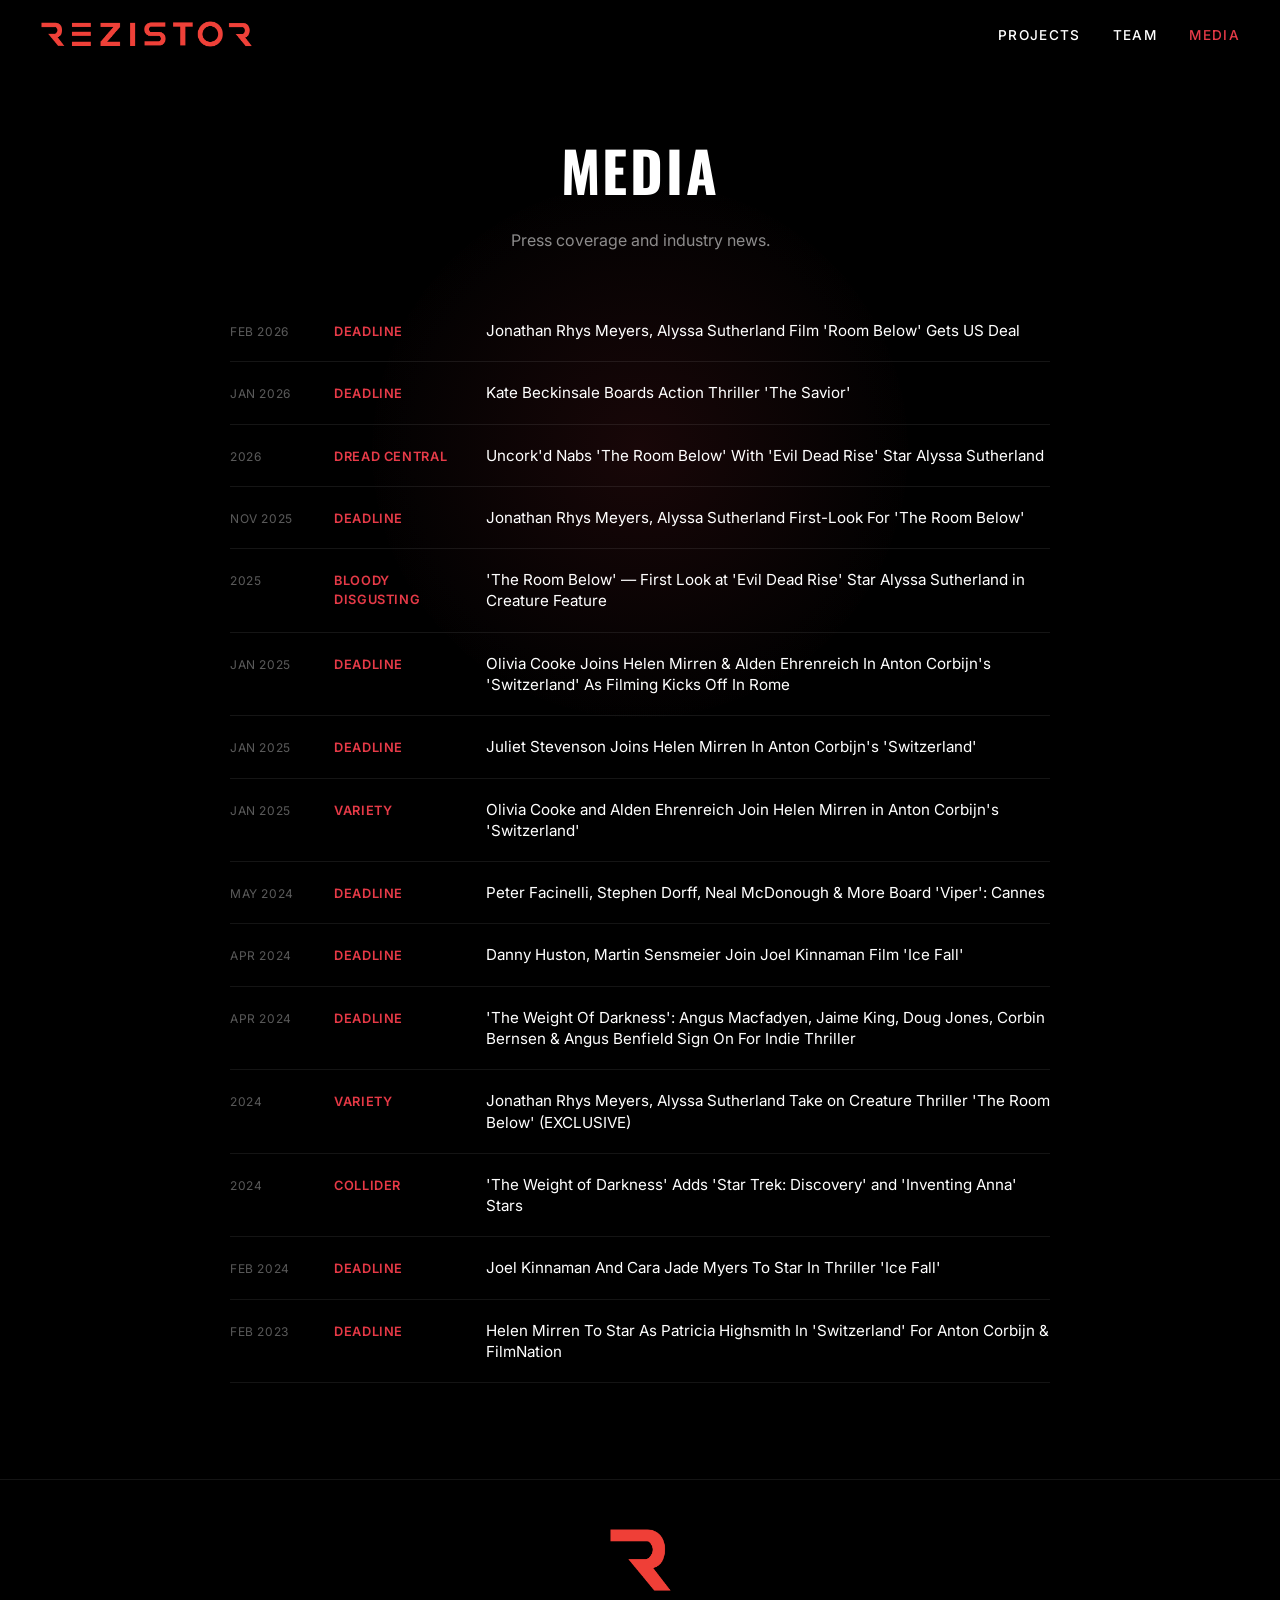
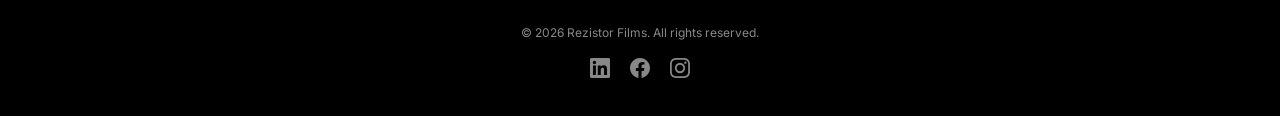
<file: media.html>
<!DOCTYPE html>
<html lang="en">
<head>
  <meta charset="UTF-8">
  <meta name="viewport" content="width=device-width, initial-scale=1.0">
  <title>Media — REZISTOR FILMS</title>
  <meta name="description" content="Rezistor Films in the press — Deadline, Variety, and more.">
  <link rel="preconnect" href="https://fonts.googleapis.com">
  <link rel="preconnect" href="https://fonts.gstatic.com" crossorigin>
  <link href="https://fonts.googleapis.com/css2?family=Inter:wght@400;500;600&family=Oswald:wght@500;700&display=swap" rel="stylesheet">
  <link rel="stylesheet" href="css/style.css">
  <link rel="icon" href="favicon.ico">
</head>
<body>

  <nav class="nav">
    <a href="index.html" class="nav__logo"><img src="images/logo-wordmark.png" alt="Rezistor Films"></a>
    <button class="nav__toggle" aria-label="Menu">
      <span></span><span></span><span></span>
    </button>
    <ul class="nav__links">
      <li><a href="index.html">Projects</a></li>
      <li><a href="team.html">Team</a></li>
      <li><a href="media.html" class="active">Media</a></li>
    </ul>
  </nav>

  <header class="page-header">
    <h1>Media</h1>
    <p>Press coverage and industry news.</p>
  </header>

  <section class="media-list">

    <a class="media-item" href="https://deadline.com/2026/02/jonathan-rhys-meyers-alyssa-sutherland-room-below-release-1236717452/" target="_blank" rel="noopener">
      <span class="media-item__date">Feb 2026</span>
      <span class="media-item__pub">Deadline</span>
      <span class="media-item__headline">Jonathan Rhys Meyers, Alyssa Sutherland Film 'Room Below' Gets US Deal</span>
    </a>

    <a class="media-item" href="https://deadline.com/2026/01/kate-beckinsale-the-savior-1236700176/" target="_blank" rel="noopener">
      <span class="media-item__date">Jan 2026</span>
      <span class="media-item__pub">Deadline</span>
      <span class="media-item__headline">Kate Beckinsale Boards Action Thriller 'The Savior'</span>
    </a>

    <a class="media-item" href="https://www.dreadcentral.com/news/557706/uncorkd-nabs-the-room-below-with-evil-dead-rise-star-alyssa-sutherland/" target="_blank" rel="noopener">
      <span class="media-item__date">2026</span>
      <span class="media-item__pub">Dread Central</span>
      <span class="media-item__headline">Uncork'd Nabs 'The Room Below' With 'Evil Dead Rise' Star Alyssa Sutherland</span>
    </a>

    <a class="media-item" href="https://deadline.com/2025/11/jonathan-rhys-meyers-alyssa-sutherland-the-room-below-image-1236613792/" target="_blank" rel="noopener">
      <span class="media-item__date">Nov 2025</span>
      <span class="media-item__pub">Deadline</span>
      <span class="media-item__headline">Jonathan Rhys Meyers, Alyssa Sutherland First-Look For 'The Room Below'</span>
    </a>

    <a class="media-item" href="https://bloody-disgusting.com/movie/3935606/the-room-below-first-look-at-evil-dead-rise-star-alyssa-sutherland-in-creature-feature/" target="_blank" rel="noopener">
      <span class="media-item__date">2025</span>
      <span class="media-item__pub">Bloody Disgusting</span>
      <span class="media-item__headline">'The Room Below' — First Look at 'Evil Dead Rise' Star Alyssa Sutherland in Creature Feature</span>
    </a>

    <a class="media-item" href="https://deadline.com/2025/01/olivia-cooke-helen-mirren-alden-ehrenreich-anton-corbijn-switzerland-1236271473/" target="_blank" rel="noopener">
      <span class="media-item__date">Jan 2025</span>
      <span class="media-item__pub">Deadline</span>
      <span class="media-item__headline">Olivia Cooke Joins Helen Mirren &amp; Alden Ehrenreich In Anton Corbijn's 'Switzerland' As Filming Kicks Off In Rome</span>
    </a>

    <a class="media-item" href="https://deadline.com/2025/01/juliet-stevenson-helen-mirren-switzerland-1236272708/" target="_blank" rel="noopener">
      <span class="media-item__date">Jan 2025</span>
      <span class="media-item__pub">Deadline</span>
      <span class="media-item__headline">Juliet Stevenson Joins Helen Mirren In Anton Corbijn's 'Switzerland'</span>
    </a>

    <a class="media-item" href="https://variety.com/2025/film/global/olivia-cooke-alden-ehrenreich-helen-mirren-switzerland-1236289472/" target="_blank" rel="noopener">
      <span class="media-item__date">Jan 2025</span>
      <span class="media-item__pub">Variety</span>
      <span class="media-item__headline">Olivia Cooke and Alden Ehrenreich Join Helen Mirren in Anton Corbijn's 'Switzerland'</span>
    </a>

    <a class="media-item" href="https://deadline.com/2024/05/peter-facinelli-jonathan-rhys-meyers-stephen-dorff-neal-mcdonough-viper-1235914660/" target="_blank" rel="noopener">
      <span class="media-item__date">May 2024</span>
      <span class="media-item__pub">Deadline</span>
      <span class="media-item__headline">Peter Facinelli, Stephen Dorff, Neal McDonough &amp; More Board 'Viper': Cannes</span>
    </a>

    <a class="media-item" href="https://deadline.com/2024/04/danny-huston-martin-sensmeier-oliver-trevena-joel-kinnaman-movie-ice-fall-filming-bulgaria-1235874715/" target="_blank" rel="noopener">
      <span class="media-item__date">Apr 2024</span>
      <span class="media-item__pub">Deadline</span>
      <span class="media-item__headline">Danny Huston, Martin Sensmeier Join Joel Kinnaman Film 'Ice Fall'</span>
    </a>

    <a class="media-item" href="https://deadline.com/2024/04/the-weight-of-darkness-angus-macfadyen-jaime-king-doug-jones-sign-on-for-indie-thriller-1235870748/" target="_blank" rel="noopener">
      <span class="media-item__date">Apr 2024</span>
      <span class="media-item__pub">Deadline</span>
      <span class="media-item__headline">'The Weight Of Darkness': Angus Macfadyen, Jaime King, Doug Jones, Corbin Bernsen &amp; Angus Benfield Sign On For Indie Thriller</span>
    </a>

    <a class="media-item" href="https://variety.com/2024/film/news/jonathan-rhys-meyers-alyssa-sutherland-creature-thriller-the-room-below-1236156346/" target="_blank" rel="noopener">
      <span class="media-item__date">2024</span>
      <span class="media-item__pub">Variety</span>
      <span class="media-item__headline">Jonathan Rhys Meyers, Alyssa Sutherland Take on Creature Thriller 'The Room Below' (EXCLUSIVE)</span>
    </a>

    <a class="media-item" href="https://collider.com/the-weight-of-darkness-cast-doug-jones-angus-benfield/" target="_blank" rel="noopener">
      <span class="media-item__date">2024</span>
      <span class="media-item__pub">Collider</span>
      <span class="media-item__headline">'The Weight of Darkness' Adds 'Star Trek: Discovery' and 'Inventing Anna' Stars</span>
    </a>

    <a class="media-item" href="https://deadline.com/2024/02/joel-kinnaman-cara-jade-myers-movie-ice-fall-stefan-ruzowitzky-efm-1235819811/" target="_blank" rel="noopener">
      <span class="media-item__date">Feb 2024</span>
      <span class="media-item__pub">Deadline</span>
      <span class="media-item__headline">Joel Kinnaman And Cara Jade Myers To Star In Thriller 'Ice Fall'</span>
    </a>

    <a class="media-item" href="https://deadline.com/2023/02/helen-mirren-patricia-highsmith-anton-corbijn-ripley-switzerland-filmnation-efm-1235251948/" target="_blank" rel="noopener">
      <span class="media-item__date">Feb 2023</span>
      <span class="media-item__pub">Deadline</span>
      <span class="media-item__headline">Helen Mirren To Star As Patricia Highsmith In 'Switzerland' For Anton Corbijn &amp; FilmNation</span>
    </a>

  </section>

  <footer class="footer">
    <div class="footer__logo"><img src="images/logo-icon.png" alt="Rezistor Films"></div>
    <span class="footer__copy">&copy; 2026 Rezistor Films. All rights reserved.</span>
    <div class="footer__socials">
      <a href="https://www.linkedin.com/company/rezistor" aria-label="LinkedIn" target="_blank" rel="noopener"><svg viewBox="0 0 24 24"><path d="M20.447 20.452h-3.554v-5.569c0-1.328-.027-3.037-1.852-3.037-1.853 0-2.136 1.445-2.136 2.939v5.667H9.351V9h3.414v1.561h.046c.477-.9 1.637-1.85 3.37-1.85 3.601 0 4.267 2.37 4.267 5.455v6.286zM5.337 7.433a2.062 2.062 0 01-2.063-2.065 2.064 2.064 0 112.063 2.065zm1.782 13.019H3.555V9h3.564v11.452zM22.225 0H1.771C.792 0 0 .774 0 1.729v20.542C0 23.227.792 24 1.771 24h20.451C23.2 24 24 23.227 24 22.271V1.729C24 .774 23.2 0 22.222 0h.003z"/></svg></a>
      <a href="https://m.facebook.com/rezistorfilms" aria-label="Facebook" target="_blank" rel="noopener"><svg viewBox="0 0 24 24"><path d="M24 12.073c0-6.627-5.373-12-12-12s-12 5.373-12 12c0 5.99 4.388 10.954 10.125 11.854v-8.385H7.078v-3.47h3.047V9.43c0-3.007 1.792-4.669 4.533-4.669 1.312 0 2.686.235 2.686.235v2.953H15.83c-1.491 0-1.956.925-1.956 1.874v2.25h3.328l-.532 3.47h-2.796v8.385C19.612 23.027 24 18.062 24 12.073z"/></svg></a>
      <a href="https://www.instagram.com/rezistorfilms" aria-label="Instagram" target="_blank" rel="noopener"><svg viewBox="0 0 24 24"><path d="M12 0C8.74 0 8.333.015 7.053.072 5.775.132 4.905.333 4.14.63c-.789.306-1.459.717-2.126 1.384S.935 3.35.63 4.14C.333 4.905.131 5.775.072 7.053.012 8.333 0 8.74 0 12s.015 3.667.072 4.947c.06 1.277.261 2.148.558 2.913.306.788.717 1.459 1.384 2.126.667.666 1.336 1.079 2.126 1.384.766.296 1.636.499 2.913.558C8.333 23.988 8.74 24 12 24s3.667-.015 4.947-.072c1.277-.06 2.148-.262 2.913-.558.788-.306 1.459-.718 2.126-1.384.666-.667 1.079-1.335 1.384-2.126.296-.765.499-1.636.558-2.913.06-1.28.072-1.687.072-4.947s-.015-3.667-.072-4.947c-.06-1.277-.262-2.149-.558-2.913-.306-.789-.718-1.459-1.384-2.126C21.319 1.347 20.651.935 19.86.63c-.765-.297-1.636-.499-2.913-.558C15.667.012 15.26 0 12 0zm0 2.16c3.203 0 3.585.016 4.85.071 1.17.055 1.805.249 2.227.415.562.217.96.477 1.382.896.419.42.679.819.896 1.381.164.422.36 1.057.413 2.227.057 1.266.07 1.646.07 4.85s-.015 3.585-.074 4.85c-.061 1.17-.256 1.805-.421 2.227-.224.562-.479.96-.899 1.382-.419.419-.824.679-1.38.896-.42.164-1.065.36-2.235.413-1.274.057-1.649.07-4.859.07-3.211 0-3.586-.015-4.859-.074-1.171-.061-1.816-.256-2.236-.421-.569-.224-.96-.479-1.379-.899-.421-.419-.69-.824-.9-1.38-.165-.42-.359-1.065-.42-2.235-.045-1.26-.061-1.649-.061-4.844 0-3.196.016-3.586.061-4.861.061-1.17.255-1.814.42-2.234.21-.57.479-.96.9-1.381.419-.419.81-.689 1.379-.898.42-.166 1.051-.361 2.221-.421 1.275-.045 1.65-.06 4.859-.06l.045.03zm0 3.678a6.162 6.162 0 100 12.324 6.162 6.162 0 100-12.324zM12 16c-2.21 0-4-1.79-4-4s1.79-4 4-4 4 1.79 4 4-1.79 4-4 4zm7.846-10.405a1.441 1.441 0 11-2.882 0 1.441 1.441 0 012.882 0z"/></svg></a>
    </div>
  </footer>

  <script src="js/main.js"></script>
</body>
</html>
</file>
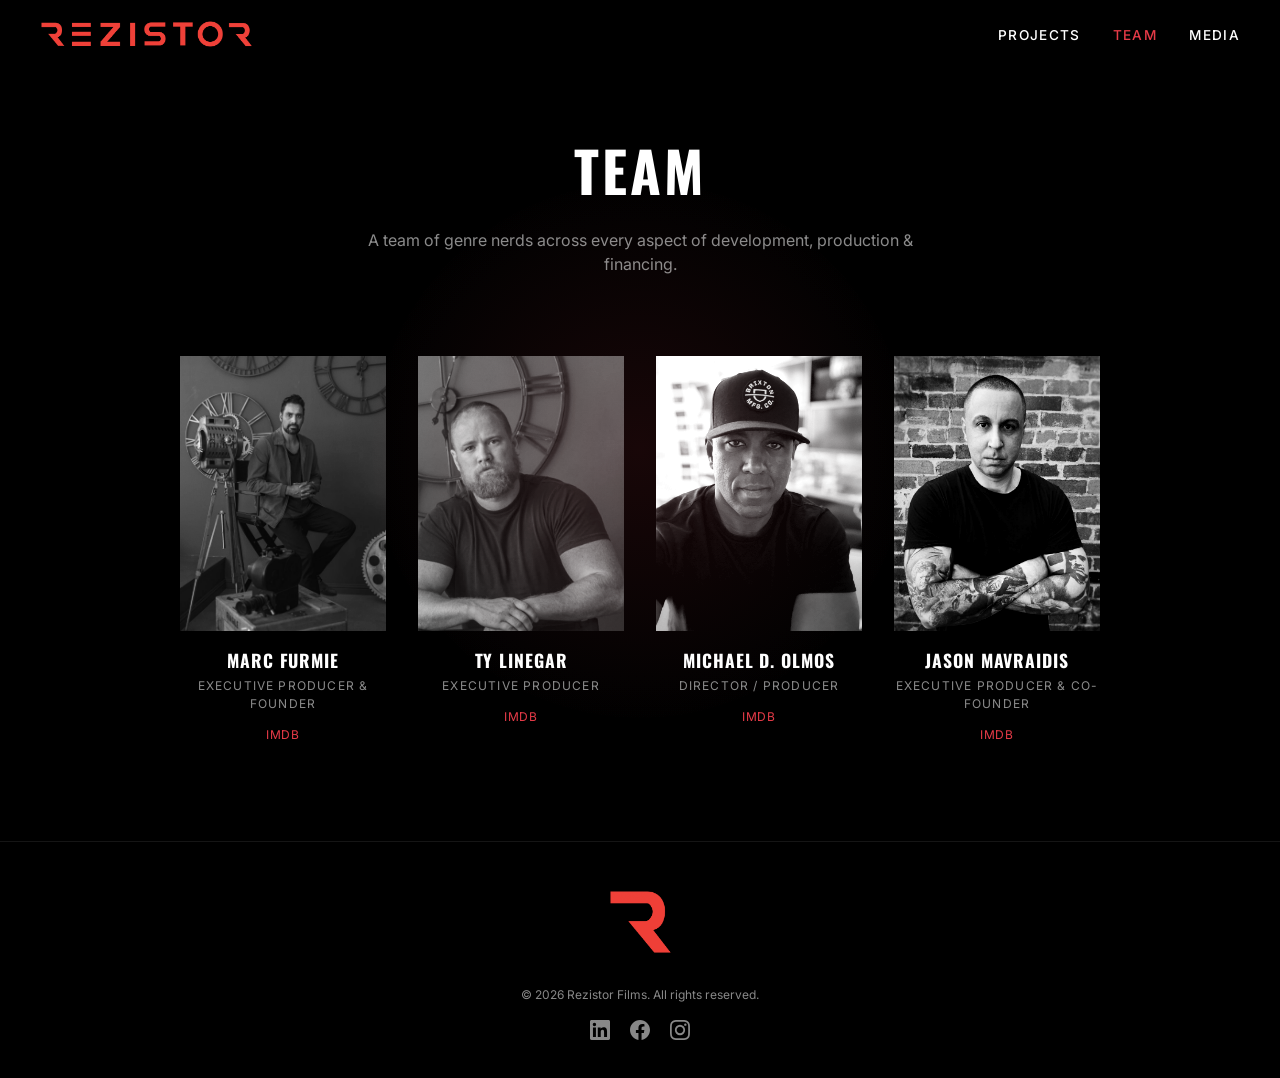
<file: team.html>
<!DOCTYPE html>
<html lang="en">
<head>
  <meta charset="UTF-8">
  <meta name="viewport" content="width=device-width, initial-scale=1.0">
  <title>Team — REZISTOR FILMS</title>
  <meta name="description" content="Meet the Rezistor Films team — genre nerds across every aspect of development, production & financing.">
  <link rel="preconnect" href="https://fonts.googleapis.com">
  <link rel="preconnect" href="https://fonts.gstatic.com" crossorigin>
  <link href="https://fonts.googleapis.com/css2?family=Inter:wght@400;500;600&family=Oswald:wght@500;700&display=swap" rel="stylesheet">
  <link rel="stylesheet" href="css/style.css">
  <link rel="icon" href="favicon.ico">
</head>
<body>

  <nav class="nav">
    <a href="index.html" class="nav__logo"><img src="images/logo-wordmark.png" alt="Rezistor Films"></a>
    <button class="nav__toggle" aria-label="Menu">
      <span></span><span></span><span></span>
    </button>
    <ul class="nav__links">
      <li><a href="index.html">Projects</a></li>
      <li><a href="team.html" class="active">Team</a></li>
      <li><a href="media.html">Media</a></li>
    </ul>
  </nav>

  <header class="page-header">
    <h1>Team</h1>
    <p>A team of genre nerds across every aspect of development, production &amp; financing.</p>
  </header>

  <section class="team-grid">

    <div class="team-member">
      <img class="team-member__photo" src="images/team/marc-furmie.jpg" alt="Marc Furmie">
      <h3 class="team-member__name">Marc Furmie</h3>
      <p class="team-member__role">Executive Producer &amp; Founder</p>
      <a class="team-member__imdb" href="https://www.imdb.com/name/nm2611815/" target="_blank" rel="noopener">IMDB</a>
    </div>

    <div class="team-member">
      <img class="team-member__photo" src="images/team/ty-linegar.jpg" alt="Ty Linegar">
      <h3 class="team-member__name">Ty Linegar</h3>
      <p class="team-member__role">Executive Producer</p>
      <a class="team-member__imdb" href="https://www.imdb.com/name/nm10880318/" target="_blank" rel="noopener">IMDB</a>
    </div>

    <div class="team-member">
      <img class="team-member__photo" src="images/team/michael-d-olmos.jpg" alt="Michael D. Olmos">
      <h3 class="team-member__name">Michael D. Olmos</h3>
      <p class="team-member__role">Director / Producer</p>
      <a class="team-member__imdb" href="https://www.imdb.com/name/nm0201524/" target="_blank" rel="noopener">IMDB</a>
    </div>

    <div class="team-member">
      <img class="team-member__photo" src="images/team/jason-mavraidis.jpg" alt="Jason Mavraidis">
      <h3 class="team-member__name">Jason Mavraidis</h3>
      <p class="team-member__role">Executive Producer &amp; Co-Founder</p>
      <a class="team-member__imdb" href="https://www.imdb.com/name/nm4163094/" target="_blank" rel="noopener">IMDB</a>
    </div>

  </section>

  <footer class="footer">
    <div class="footer__logo"><img src="images/logo-icon.png" alt="Rezistor Films"></div>
    <span class="footer__copy">&copy; 2026 Rezistor Films. All rights reserved.</span>
    <div class="footer__socials">
      <a href="https://www.linkedin.com/company/rezistor" aria-label="LinkedIn" target="_blank" rel="noopener"><svg viewBox="0 0 24 24"><path d="M20.447 20.452h-3.554v-5.569c0-1.328-.027-3.037-1.852-3.037-1.853 0-2.136 1.445-2.136 2.939v5.667H9.351V9h3.414v1.561h.046c.477-.9 1.637-1.85 3.37-1.85 3.601 0 4.267 2.37 4.267 5.455v6.286zM5.337 7.433a2.062 2.062 0 01-2.063-2.065 2.064 2.064 0 112.063 2.065zm1.782 13.019H3.555V9h3.564v11.452zM22.225 0H1.771C.792 0 0 .774 0 1.729v20.542C0 23.227.792 24 1.771 24h20.451C23.2 24 24 23.227 24 22.271V1.729C24 .774 23.2 0 22.222 0h.003z"/></svg></a>
      <a href="https://m.facebook.com/rezistorfilms" aria-label="Facebook" target="_blank" rel="noopener"><svg viewBox="0 0 24 24"><path d="M24 12.073c0-6.627-5.373-12-12-12s-12 5.373-12 12c0 5.99 4.388 10.954 10.125 11.854v-8.385H7.078v-3.47h3.047V9.43c0-3.007 1.792-4.669 4.533-4.669 1.312 0 2.686.235 2.686.235v2.953H15.83c-1.491 0-1.956.925-1.956 1.874v2.25h3.328l-.532 3.47h-2.796v8.385C19.612 23.027 24 18.062 24 12.073z"/></svg></a>
      <a href="https://www.instagram.com/rezistorfilms" aria-label="Instagram" target="_blank" rel="noopener"><svg viewBox="0 0 24 24"><path d="M12 0C8.74 0 8.333.015 7.053.072 5.775.132 4.905.333 4.14.63c-.789.306-1.459.717-2.126 1.384S.935 3.35.63 4.14C.333 4.905.131 5.775.072 7.053.012 8.333 0 8.74 0 12s.015 3.667.072 4.947c.06 1.277.261 2.148.558 2.913.306.788.717 1.459 1.384 2.126.667.666 1.336 1.079 2.126 1.384.766.296 1.636.499 2.913.558C8.333 23.988 8.74 24 12 24s3.667-.015 4.947-.072c1.277-.06 2.148-.262 2.913-.558.788-.306 1.459-.718 2.126-1.384.666-.667 1.079-1.335 1.384-2.126.296-.765.499-1.636.558-2.913.06-1.28.072-1.687.072-4.947s-.015-3.667-.072-4.947c-.06-1.277-.262-2.149-.558-2.913-.306-.789-.718-1.459-1.384-2.126C21.319 1.347 20.651.935 19.86.63c-.765-.297-1.636-.499-2.913-.558C15.667.012 15.26 0 12 0zm0 2.16c3.203 0 3.585.016 4.85.071 1.17.055 1.805.249 2.227.415.562.217.96.477 1.382.896.419.42.679.819.896 1.381.164.422.36 1.057.413 2.227.057 1.266.07 1.646.07 4.85s-.015 3.585-.074 4.85c-.061 1.17-.256 1.805-.421 2.227-.224.562-.479.96-.899 1.382-.419.419-.824.679-1.38.896-.42.164-1.065.36-2.235.413-1.274.057-1.649.07-4.859.07-3.211 0-3.586-.015-4.859-.074-1.171-.061-1.816-.256-2.236-.421-.569-.224-.96-.479-1.379-.899-.421-.419-.69-.824-.9-1.38-.165-.42-.359-1.065-.42-2.235-.045-1.26-.061-1.649-.061-4.844 0-3.196.016-3.586.061-4.861.061-1.17.255-1.814.42-2.234.21-.57.479-.96.9-1.381.419-.419.81-.689 1.379-.898.42-.166 1.051-.361 2.221-.421 1.275-.045 1.65-.06 4.859-.06l.045.03zm0 3.678a6.162 6.162 0 100 12.324 6.162 6.162 0 100-12.324zM12 16c-2.21 0-4-1.79-4-4s1.79-4 4-4 4 1.79 4 4-1.79 4-4 4zm7.846-10.405a1.441 1.441 0 11-2.882 0 1.441 1.441 0 012.882 0z"/></svg></a>
    </div>
  </footer>

  <script src="js/main.js"></script>
</body>
</html>
</file>
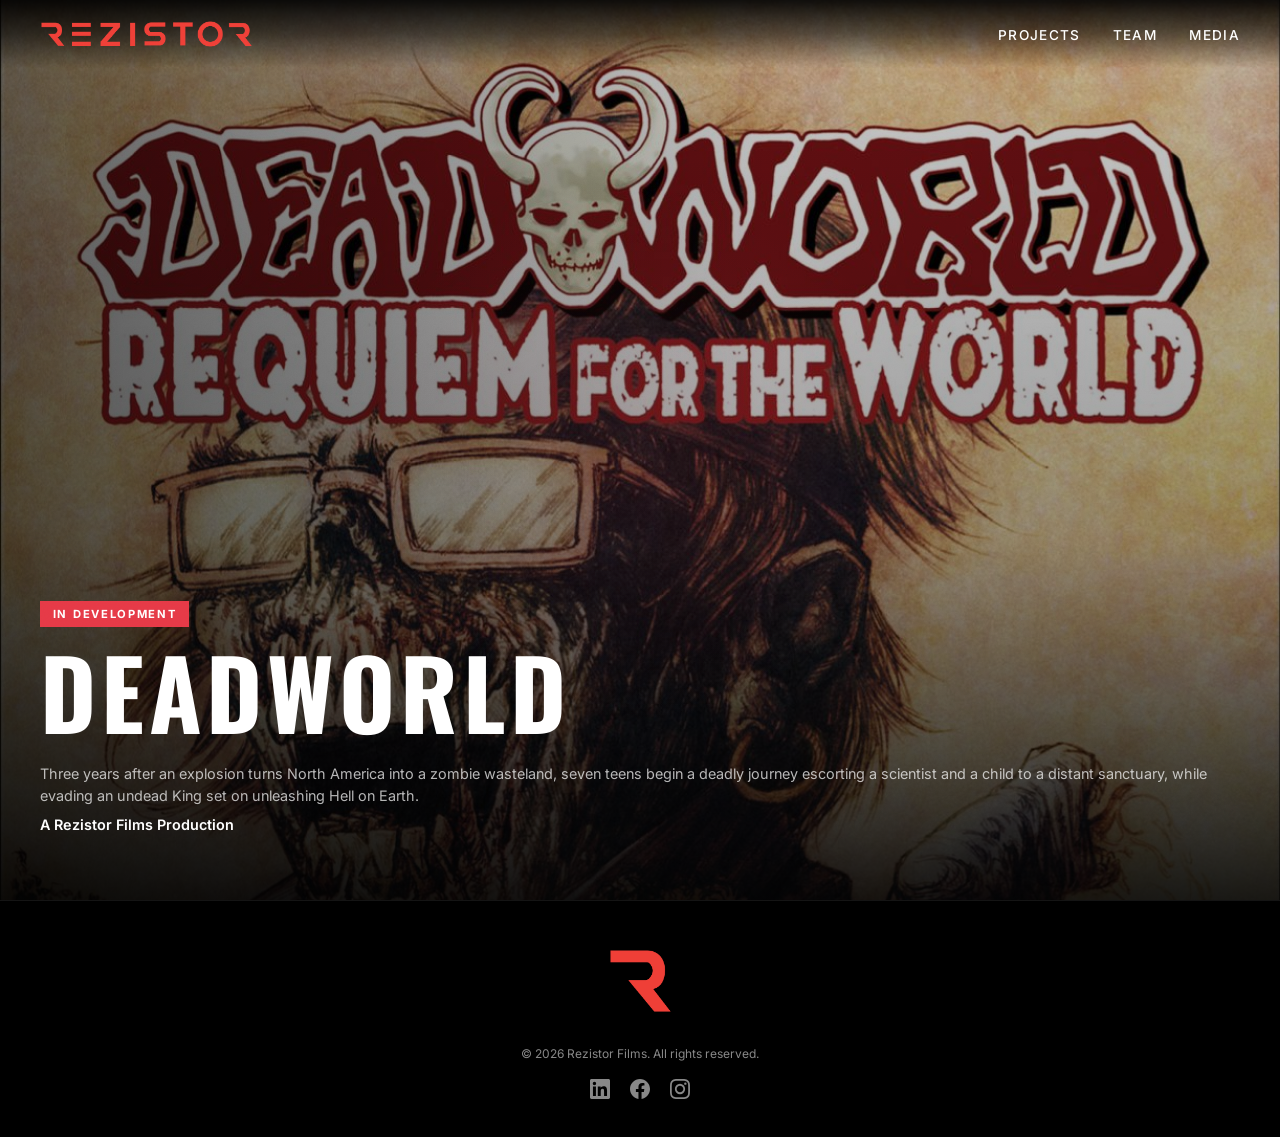
<file: projects/deadworld.html>
<!DOCTYPE html>
<html lang="en">
<head>
  <meta charset="UTF-8">
  <meta name="viewport" content="width=device-width, initial-scale=1.0">
  <title>Deadworld — REZISTOR FILMS</title>
  <meta name="description" content="Deadworld — A Rezistor Films Production.">
  <link rel="preconnect" href="https://fonts.googleapis.com">
  <link rel="preconnect" href="https://fonts.gstatic.com" crossorigin>
  <link href="https://fonts.googleapis.com/css2?family=Inter:wght@400;500;600&family=Oswald:wght@500;700&display=swap" rel="stylesheet">
  <link rel="stylesheet" href="../css/style.css">
  <link rel="icon" href="../favicon.ico">
</head>
<body>

  <nav class="nav">
    <a href="../index.html" class="nav__logo"><img src="../images/logo-wordmark.png" alt="Rezistor Films"></a>
    <button class="nav__toggle" aria-label="Menu">
      <span></span><span></span><span></span>
    </button>
    <ul class="nav__links">
      <li><a href="../index.html">Projects</a></li>
      <li><a href="../team.html">Team</a></li>
      <li><a href="../media.html">Media</a></li>
    </ul>
  </nav>

  <section class="project-hero">
    <div class="project-hero__bg" style="background-image: url('../images/projects/deadworld.jpg'); background-color: #0a0a0a;"></div>
    <div class="project-hero__cast"></div>
    <div class="project-hero__content">
      <span class="project-hero__status">In Development</span>
      <h1 class="project-hero__title">Deadworld</h1>
      <div class="project-hero__meta">
        <span>Three years after an explosion turns North America into a zombie wasteland, seven teens begin a deadly journey escorting a scientist and a child to a distant sanctuary, while evading an undead King set on unleashing Hell on Earth.</span>
        <span><strong>A Rezistor Films Production</strong></span>
      </div>
    </div>
  </section>

  <footer class="footer">
    <div class="footer__logo"><img src="../images/logo-icon.png" alt="Rezistor Films"></div>
    <span class="footer__copy">&copy; 2026 Rezistor Films. All rights reserved.</span>
    <div class="footer__socials">
      <a href="https://www.linkedin.com/company/rezistor" aria-label="LinkedIn" target="_blank" rel="noopener"><svg viewBox="0 0 24 24"><path d="M20.447 20.452h-3.554v-5.569c0-1.328-.027-3.037-1.852-3.037-1.853 0-2.136 1.445-2.136 2.939v5.667H9.351V9h3.414v1.561h.046c.477-.9 1.637-1.85 3.37-1.85 3.601 0 4.267 2.37 4.267 5.455v6.286zM5.337 7.433a2.062 2.062 0 01-2.063-2.065 2.064 2.064 0 112.063 2.065zm1.782 13.019H3.555V9h3.564v11.452zM22.225 0H1.771C.792 0 0 .774 0 1.729v20.542C0 23.227.792 24 1.771 24h20.451C23.2 24 24 23.227 24 22.271V1.729C24 .774 23.2 0 22.222 0h.003z"/></svg></a>
      <a href="https://m.facebook.com/rezistorfilms" aria-label="Facebook" target="_blank" rel="noopener"><svg viewBox="0 0 24 24"><path d="M24 12.073c0-6.627-5.373-12-12-12s-12 5.373-12 12c0 5.99 4.388 10.954 10.125 11.854v-8.385H7.078v-3.47h3.047V9.43c0-3.007 1.792-4.669 4.533-4.669 1.312 0 2.686.235 2.686.235v2.953H15.83c-1.491 0-1.956.925-1.956 1.874v2.25h3.328l-.532 3.47h-2.796v8.385C19.612 23.027 24 18.062 24 12.073z"/></svg></a>
      <a href="https://www.instagram.com/rezistorfilms" aria-label="Instagram" target="_blank" rel="noopener"><svg viewBox="0 0 24 24"><path d="M12 0C8.74 0 8.333.015 7.053.072 5.775.132 4.905.333 4.14.63c-.789.306-1.459.717-2.126 1.384S.935 3.35.63 4.14C.333 4.905.131 5.775.072 7.053.012 8.333 0 8.74 0 12s.015 3.667.072 4.947c.06 1.277.261 2.148.558 2.913.306.788.717 1.459 1.384 2.126.667.666 1.336 1.079 2.126 1.384.766.296 1.636.499 2.913.558C8.333 23.988 8.74 24 12 24s3.667-.015 4.947-.072c1.277-.06 2.148-.262 2.913-.558.788-.306 1.459-.718 2.126-1.384.666-.667 1.079-1.335 1.384-2.126.296-.765.499-1.636.558-2.913.06-1.28.072-1.687.072-4.947s-.015-3.667-.072-4.947c-.06-1.277-.262-2.149-.558-2.913-.306-.789-.718-1.459-1.384-2.126C21.319 1.347 20.651.935 19.86.63c-.765-.297-1.636-.499-2.913-.558C15.667.012 15.26 0 12 0zm0 2.16c3.203 0 3.585.016 4.85.071 1.17.055 1.805.249 2.227.415.562.217.96.477 1.382.896.419.42.679.819.896 1.381.164.422.36 1.057.413 2.227.057 1.266.07 1.646.07 4.85s-.015 3.585-.074 4.85c-.061 1.17-.256 1.805-.421 2.227-.224.562-.479.96-.899 1.382-.419.419-.824.679-1.38.896-.42.164-1.065.36-2.235.413-1.274.057-1.649.07-4.859.07-3.211 0-3.586-.015-4.859-.074-1.171-.061-1.816-.256-2.236-.421-.569-.224-.96-.479-1.379-.899-.421-.419-.69-.824-.9-1.38-.165-.42-.359-1.065-.42-2.235-.045-1.26-.061-1.649-.061-4.844 0-3.196.016-3.586.061-4.861.061-1.17.255-1.814.42-2.234.21-.57.479-.96.9-1.381.419-.419.81-.689 1.379-.898.42-.166 1.051-.361 2.221-.421 1.275-.045 1.65-.06 4.859-.06l.045.03zm0 3.678a6.162 6.162 0 100 12.324 6.162 6.162 0 100-12.324zM12 16c-2.21 0-4-1.79-4-4s1.79-4 4-4 4 1.79 4 4-1.79 4-4 4zm7.846-10.405a1.441 1.441 0 11-2.882 0 1.441 1.441 0 012.882 0z"/></svg></a>
    </div>
  </footer>

  <script src="../js/main.js"></script>
</body>
</html>
</file>
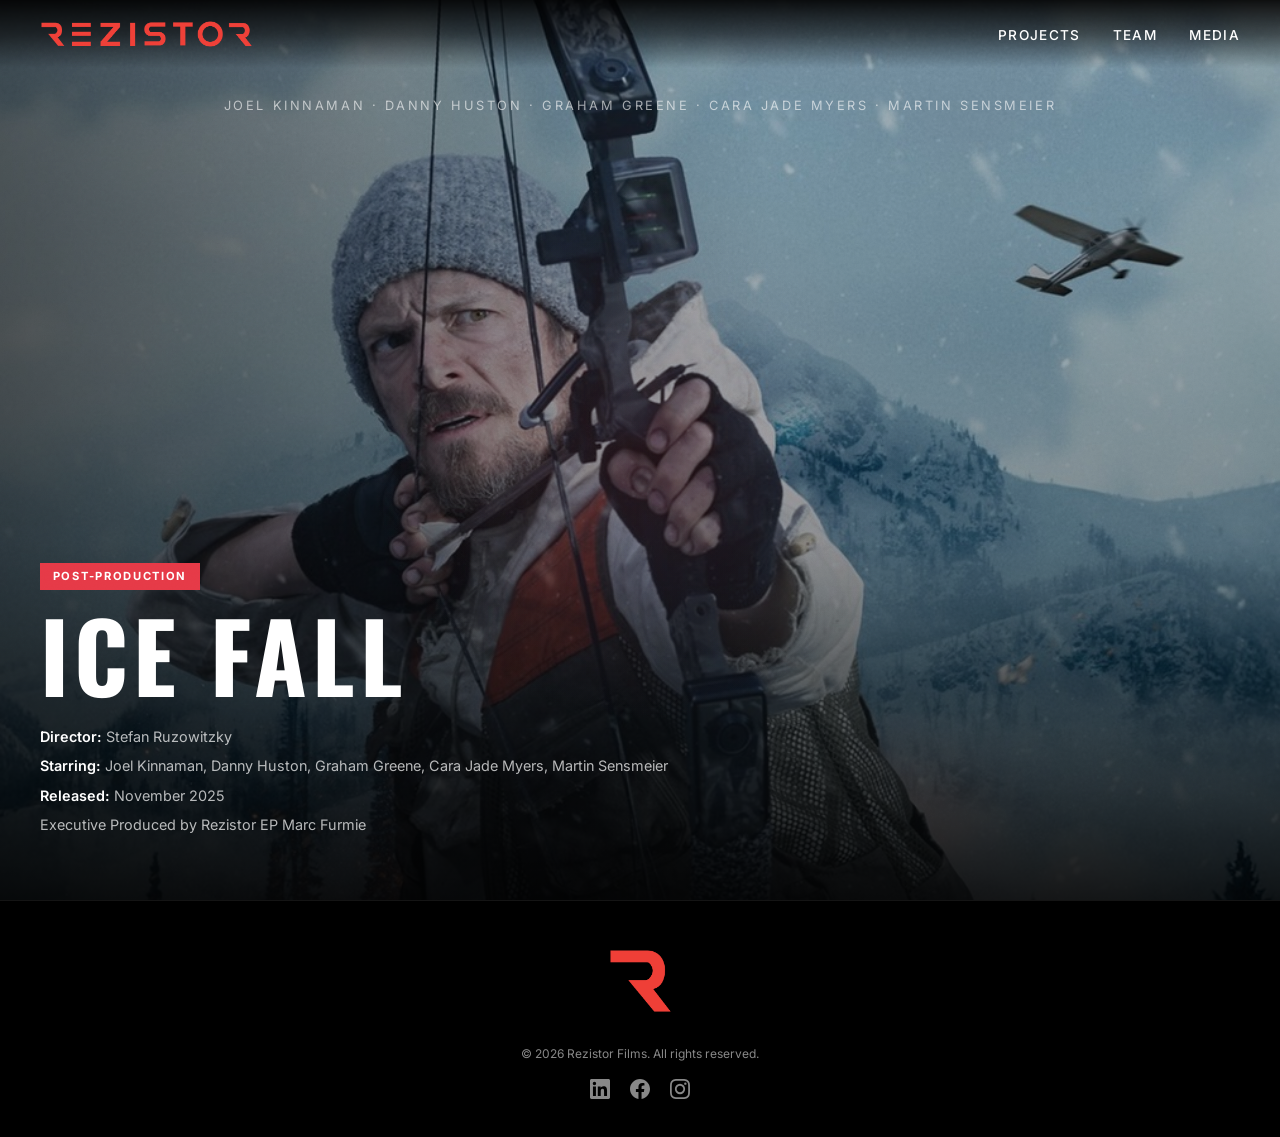
<file: projects/icefall.html>
<!DOCTYPE html>
<html lang="en">
<head>
  <meta charset="UTF-8">
  <meta name="viewport" content="width=device-width, initial-scale=1.0">
  <title>Ice Fall — REZISTOR FILMS</title>
  <meta name="description" content="Ice Fall — Executive Produced by Rezistor EP Marc Furmie.">
  <link rel="preconnect" href="https://fonts.googleapis.com">
  <link rel="preconnect" href="https://fonts.gstatic.com" crossorigin>
  <link href="https://fonts.googleapis.com/css2?family=Inter:wght@400;500;600&family=Oswald:wght@500;700&display=swap" rel="stylesheet">
  <link rel="stylesheet" href="../css/style.css">
  <link rel="icon" href="../favicon.ico">
</head>
<body>

  <nav class="nav">
    <a href="../index.html" class="nav__logo"><img src="../images/logo-wordmark.png" alt="Rezistor Films"></a>
    <button class="nav__toggle" aria-label="Menu">
      <span></span><span></span><span></span>
    </button>
    <ul class="nav__links">
      <li><a href="../index.html">Projects</a></li>
      <li><a href="../team.html">Team</a></li>
      <li><a href="../media.html">Media</a></li>
    </ul>
  </nav>

  <section class="project-hero">
    <div class="project-hero__bg" style="background-image: url('../images/projects/icefall.jpg'); background-color: #0a0a0a;"></div>
    <div class="project-hero__cast">Joel Kinnaman &middot; Danny Huston &middot; Graham Greene &middot; Cara Jade Myers &middot; Martin Sensmeier</div>
    <div class="project-hero__content">
      <span class="project-hero__status">Post-Production</span>
      <h1 class="project-hero__title">Ice Fall</h1>
      <div class="project-hero__meta">
        <span><strong>Director:</strong> Stefan Ruzowitzky</span>
        <span><strong>Starring:</strong> Joel Kinnaman, Danny Huston, Graham Greene, Cara Jade Myers, Martin Sensmeier</span>
        <span><strong>Released:</strong> November 2025</span>
        <span>Executive Produced by Rezistor EP Marc Furmie</span>
      </div>
    </div>
  </section>

  <footer class="footer">
    <div class="footer__logo"><img src="../images/logo-icon.png" alt="Rezistor Films"></div>
    <span class="footer__copy">&copy; 2026 Rezistor Films. All rights reserved.</span>
    <div class="footer__socials">
      <a href="https://www.linkedin.com/company/rezistor" aria-label="LinkedIn" target="_blank" rel="noopener"><svg viewBox="0 0 24 24"><path d="M20.447 20.452h-3.554v-5.569c0-1.328-.027-3.037-1.852-3.037-1.853 0-2.136 1.445-2.136 2.939v5.667H9.351V9h3.414v1.561h.046c.477-.9 1.637-1.85 3.37-1.85 3.601 0 4.267 2.37 4.267 5.455v6.286zM5.337 7.433a2.062 2.062 0 01-2.063-2.065 2.064 2.064 0 112.063 2.065zm1.782 13.019H3.555V9h3.564v11.452zM22.225 0H1.771C.792 0 0 .774 0 1.729v20.542C0 23.227.792 24 1.771 24h20.451C23.2 24 24 23.227 24 22.271V1.729C24 .774 23.2 0 22.222 0h.003z"/></svg></a>
      <a href="https://m.facebook.com/rezistorfilms" aria-label="Facebook" target="_blank" rel="noopener"><svg viewBox="0 0 24 24"><path d="M24 12.073c0-6.627-5.373-12-12-12s-12 5.373-12 12c0 5.99 4.388 10.954 10.125 11.854v-8.385H7.078v-3.47h3.047V9.43c0-3.007 1.792-4.669 4.533-4.669 1.312 0 2.686.235 2.686.235v2.953H15.83c-1.491 0-1.956.925-1.956 1.874v2.25h3.328l-.532 3.47h-2.796v8.385C19.612 23.027 24 18.062 24 12.073z"/></svg></a>
      <a href="https://www.instagram.com/rezistorfilms" aria-label="Instagram" target="_blank" rel="noopener"><svg viewBox="0 0 24 24"><path d="M12 0C8.74 0 8.333.015 7.053.072 5.775.132 4.905.333 4.14.63c-.789.306-1.459.717-2.126 1.384S.935 3.35.63 4.14C.333 4.905.131 5.775.072 7.053.012 8.333 0 8.74 0 12s.015 3.667.072 4.947c.06 1.277.261 2.148.558 2.913.306.788.717 1.459 1.384 2.126.667.666 1.336 1.079 2.126 1.384.766.296 1.636.499 2.913.558C8.333 23.988 8.74 24 12 24s3.667-.015 4.947-.072c1.277-.06 2.148-.262 2.913-.558.788-.306 1.459-.718 2.126-1.384.666-.667 1.079-1.335 1.384-2.126.296-.765.499-1.636.558-2.913.06-1.28.072-1.687.072-4.947s-.015-3.667-.072-4.947c-.06-1.277-.262-2.149-.558-2.913-.306-.789-.718-1.459-1.384-2.126C21.319 1.347 20.651.935 19.86.63c-.765-.297-1.636-.499-2.913-.558C15.667.012 15.26 0 12 0zm0 2.16c3.203 0 3.585.016 4.85.071 1.17.055 1.805.249 2.227.415.562.217.96.477 1.382.896.419.42.679.819.896 1.381.164.422.36 1.057.413 2.227.057 1.266.07 1.646.07 4.85s-.015 3.585-.074 4.85c-.061 1.17-.256 1.805-.421 2.227-.224.562-.479.96-.899 1.382-.419.419-.824.679-1.38.896-.42.164-1.065.36-2.235.413-1.274.057-1.649.07-4.859.07-3.211 0-3.586-.015-4.859-.074-1.171-.061-1.816-.256-2.236-.421-.569-.224-.96-.479-1.379-.899-.421-.419-.69-.824-.9-1.38-.165-.42-.359-1.065-.42-2.235-.045-1.26-.061-1.649-.061-4.844 0-3.196.016-3.586.061-4.861.061-1.17.255-1.814.42-2.234.21-.57.479-.96.9-1.381.419-.419.81-.689 1.379-.898.42-.166 1.051-.361 2.221-.421 1.275-.045 1.65-.06 4.859-.06l.045.03zm0 3.678a6.162 6.162 0 100 12.324 6.162 6.162 0 100-12.324zM12 16c-2.21 0-4-1.79-4-4s1.79-4 4-4 4 1.79 4 4-1.79 4-4 4zm7.846-10.405a1.441 1.441 0 11-2.882 0 1.441 1.441 0 012.882 0z"/></svg></a>
    </div>
  </footer>

  <script src="../js/main.js"></script>
</body>
</html>
</file>
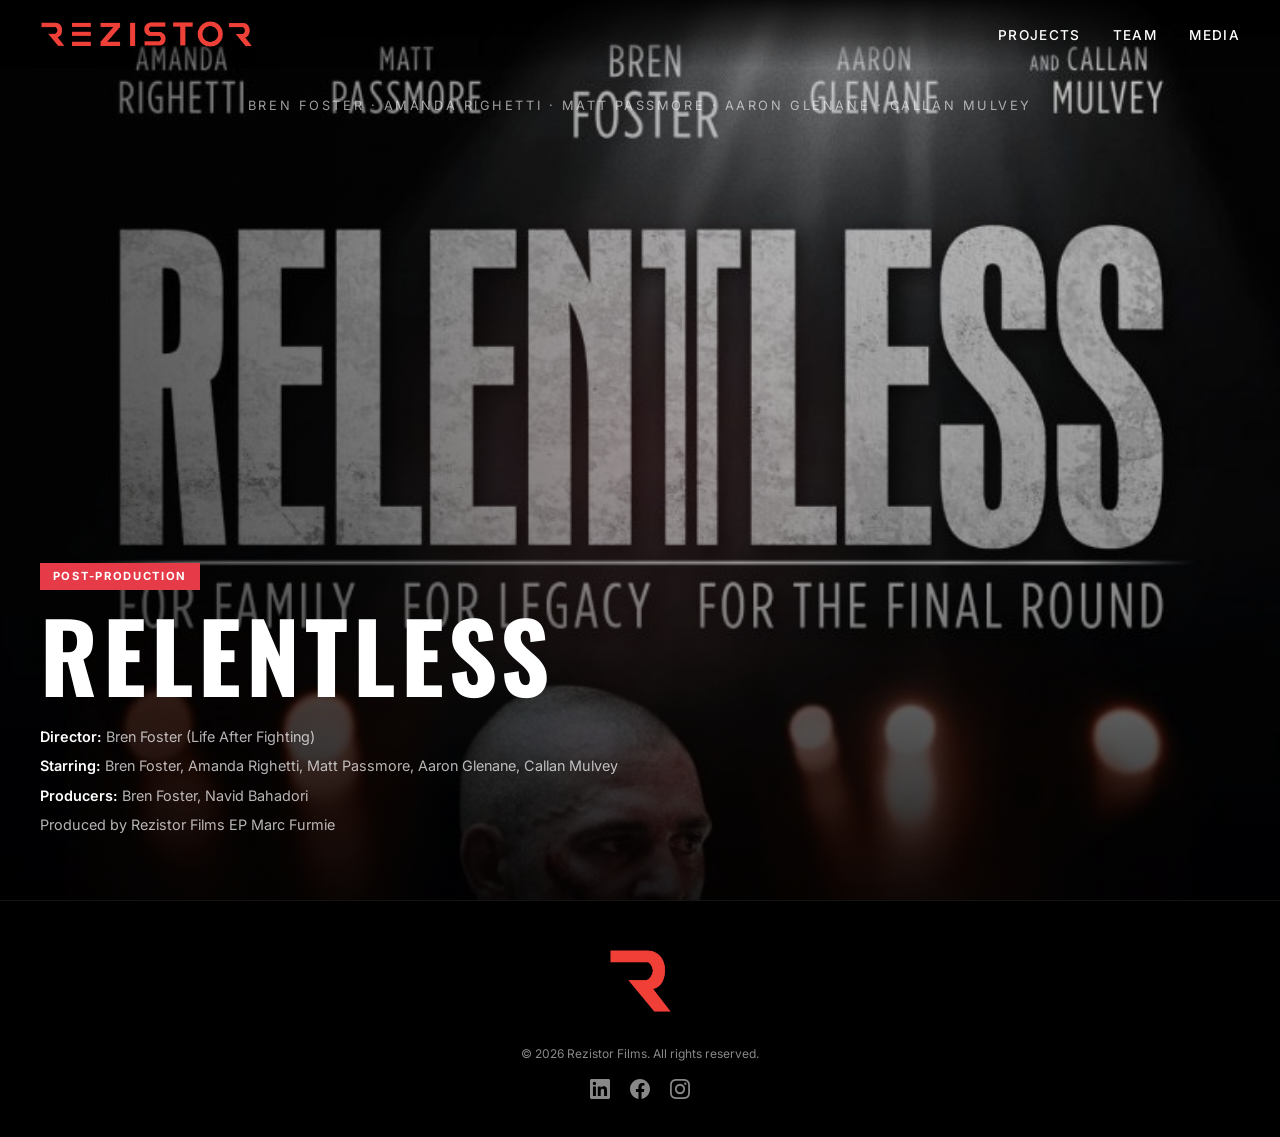
<file: projects/relentless.html>
<!DOCTYPE html>
<html lang="en">
<head>
  <meta charset="UTF-8">
  <meta name="viewport" content="width=device-width, initial-scale=1.0">
  <title>Relentless — REZISTOR FILMS</title>
  <meta name="description" content="Relentless — A Rezistor Films Production.">
  <link rel="preconnect" href="https://fonts.googleapis.com">
  <link rel="preconnect" href="https://fonts.gstatic.com" crossorigin>
  <link href="https://fonts.googleapis.com/css2?family=Inter:wght@400;500;600&family=Oswald:wght@500;700&display=swap" rel="stylesheet">
  <link rel="stylesheet" href="../css/style.css">
  <link rel="icon" href="../favicon.ico">
</head>
<body>

  <nav class="nav">
    <a href="../index.html" class="nav__logo"><img src="../images/logo-wordmark.png" alt="Rezistor Films"></a>
    <button class="nav__toggle" aria-label="Menu">
      <span></span><span></span><span></span>
    </button>
    <ul class="nav__links">
      <li><a href="../index.html">Projects</a></li>
      <li><a href="../team.html">Team</a></li>
      <li><a href="../media.html">Media</a></li>
    </ul>
  </nav>

  <section class="project-hero">
    <div class="project-hero__bg" style="background-image: url('../images/projects/relentless.jpg'); background-color: #0d0d0d;"></div>
    <div class="project-hero__cast">Bren Foster &middot; Amanda Righetti &middot; Matt Passmore &middot; Aaron Glenane &middot; Callan Mulvey</div>
    <div class="project-hero__content">
      <span class="project-hero__status">Post-Production</span>
      <h1 class="project-hero__title">Relentless</h1>
      <div class="project-hero__meta">
        <span><strong>Director:</strong> Bren Foster (Life After Fighting)</span>
        <span><strong>Starring:</strong> Bren Foster, Amanda Righetti, Matt Passmore, Aaron Glenane, Callan Mulvey</span>
        <span><strong>Producers:</strong> Bren Foster, Navid Bahadori</span>
        <span>Produced by Rezistor Films EP Marc Furmie</span>
      </div>
    </div>
  </section>

  <footer class="footer">
    <div class="footer__logo"><img src="../images/logo-icon.png" alt="Rezistor Films"></div>
    <span class="footer__copy">&copy; 2026 Rezistor Films. All rights reserved.</span>
    <div class="footer__socials">
      <a href="https://www.linkedin.com/company/rezistor" aria-label="LinkedIn" target="_blank" rel="noopener"><svg viewBox="0 0 24 24"><path d="M20.447 20.452h-3.554v-5.569c0-1.328-.027-3.037-1.852-3.037-1.853 0-2.136 1.445-2.136 2.939v5.667H9.351V9h3.414v1.561h.046c.477-.9 1.637-1.85 3.37-1.85 3.601 0 4.267 2.37 4.267 5.455v6.286zM5.337 7.433a2.062 2.062 0 01-2.063-2.065 2.064 2.064 0 112.063 2.065zm1.782 13.019H3.555V9h3.564v11.452zM22.225 0H1.771C.792 0 0 .774 0 1.729v20.542C0 23.227.792 24 1.771 24h20.451C23.2 24 24 23.227 24 22.271V1.729C24 .774 23.2 0 22.222 0h.003z"/></svg></a>
      <a href="https://m.facebook.com/rezistorfilms" aria-label="Facebook" target="_blank" rel="noopener"><svg viewBox="0 0 24 24"><path d="M24 12.073c0-6.627-5.373-12-12-12s-12 5.373-12 12c0 5.99 4.388 10.954 10.125 11.854v-8.385H7.078v-3.47h3.047V9.43c0-3.007 1.792-4.669 4.533-4.669 1.312 0 2.686.235 2.686.235v2.953H15.83c-1.491 0-1.956.925-1.956 1.874v2.25h3.328l-.532 3.47h-2.796v8.385C19.612 23.027 24 18.062 24 12.073z"/></svg></a>
      <a href="https://www.instagram.com/rezistorfilms" aria-label="Instagram" target="_blank" rel="noopener"><svg viewBox="0 0 24 24"><path d="M12 0C8.74 0 8.333.015 7.053.072 5.775.132 4.905.333 4.14.63c-.789.306-1.459.717-2.126 1.384S.935 3.35.63 4.14C.333 4.905.131 5.775.072 7.053.012 8.333 0 8.74 0 12s.015 3.667.072 4.947c.06 1.277.261 2.148.558 2.913.306.788.717 1.459 1.384 2.126.667.666 1.336 1.079 2.126 1.384.766.296 1.636.499 2.913.558C8.333 23.988 8.74 24 12 24s3.667-.015 4.947-.072c1.277-.06 2.148-.262 2.913-.558.788-.306 1.459-.718 2.126-1.384.666-.667 1.079-1.335 1.384-2.126.296-.765.499-1.636.558-2.913.06-1.28.072-1.687.072-4.947s-.015-3.667-.072-4.947c-.06-1.277-.262-2.149-.558-2.913-.306-.789-.718-1.459-1.384-2.126C21.319 1.347 20.651.935 19.86.63c-.765-.297-1.636-.499-2.913-.558C15.667.012 15.26 0 12 0zm0 2.16c3.203 0 3.585.016 4.85.071 1.17.055 1.805.249 2.227.415.562.217.96.477 1.382.896.419.42.679.819.896 1.381.164.422.36 1.057.413 2.227.057 1.266.07 1.646.07 4.85s-.015 3.585-.074 4.85c-.061 1.17-.256 1.805-.421 2.227-.224.562-.479.96-.899 1.382-.419.419-.824.679-1.38.896-.42.164-1.065.36-2.235.413-1.274.057-1.649.07-4.859.07-3.211 0-3.586-.015-4.859-.074-1.171-.061-1.816-.256-2.236-.421-.569-.224-.96-.479-1.379-.899-.421-.419-.69-.824-.9-1.38-.165-.42-.359-1.065-.42-2.235-.045-1.26-.061-1.649-.061-4.844 0-3.196.016-3.586.061-4.861.061-1.17.255-1.814.42-2.234.21-.57.479-.96.9-1.381.419-.419.81-.689 1.379-.898.42-.166 1.051-.361 2.221-.421 1.275-.045 1.65-.06 4.859-.06l.045.03zm0 3.678a6.162 6.162 0 100 12.324 6.162 6.162 0 100-12.324zM12 16c-2.21 0-4-1.79-4-4s1.79-4 4-4 4 1.79 4 4-1.79 4-4 4zm7.846-10.405a1.441 1.441 0 11-2.882 0 1.441 1.441 0 012.882 0z"/></svg></a>
    </div>
  </footer>

  <script src="../js/main.js"></script>
</body>
</html>
</file>
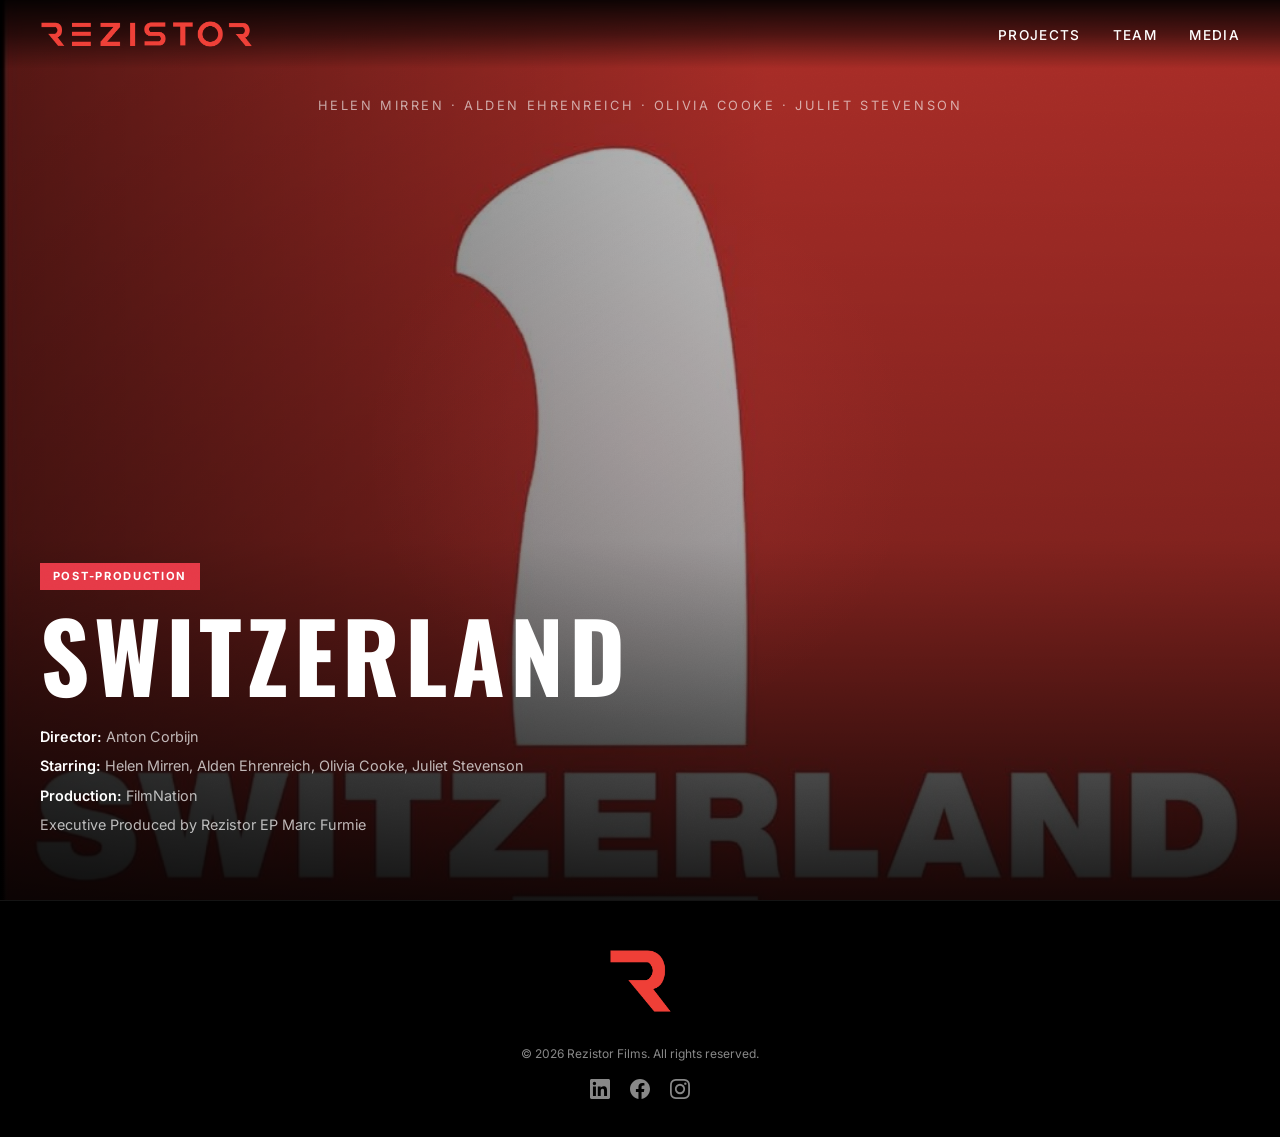
<file: projects/switzerland.html>
<!DOCTYPE html>
<html lang="en">
<head>
  <meta charset="UTF-8">
  <meta name="viewport" content="width=device-width, initial-scale=1.0">
  <title>Switzerland — REZISTOR FILMS</title>
  <meta name="description" content="Switzerland — Executive Produced by Rezistor EP Marc Furmie.">
  <link rel="preconnect" href="https://fonts.googleapis.com">
  <link rel="preconnect" href="https://fonts.gstatic.com" crossorigin>
  <link href="https://fonts.googleapis.com/css2?family=Inter:wght@400;500;600&family=Oswald:wght@500;700&display=swap" rel="stylesheet">
  <link rel="stylesheet" href="../css/style.css">
  <link rel="icon" href="../favicon.ico">
</head>
<body>

  <nav class="nav">
    <a href="../index.html" class="nav__logo"><img src="../images/logo-wordmark.png" alt="Rezistor Films"></a>
    <button class="nav__toggle" aria-label="Menu">
      <span></span><span></span><span></span>
    </button>
    <ul class="nav__links">
      <li><a href="../index.html">Projects</a></li>
      <li><a href="../team.html">Team</a></li>
      <li><a href="../media.html">Media</a></li>
    </ul>
  </nav>

  <section class="project-hero">
    <div class="project-hero__bg" style="background-image: url('../images/projects/switzerland.jpg'); background-color: #0d0d0d;"></div>
    <div class="project-hero__cast">Helen Mirren &middot; Alden Ehrenreich &middot; Olivia Cooke &middot; Juliet Stevenson</div>
    <div class="project-hero__content">
      <span class="project-hero__status">Post-Production</span>
      <h1 class="project-hero__title">Switzerland</h1>
      <div class="project-hero__meta">
        <span><strong>Director:</strong> Anton Corbijn</span>
        <span><strong>Starring:</strong> Helen Mirren, Alden Ehrenreich, Olivia Cooke, Juliet Stevenson</span>
        <span><strong>Production:</strong> FilmNation</span>
        <span>Executive Produced by Rezistor EP Marc Furmie</span>
      </div>
    </div>
  </section>

  <footer class="footer">
    <div class="footer__logo"><img src="../images/logo-icon.png" alt="Rezistor Films"></div>
    <span class="footer__copy">&copy; 2026 Rezistor Films. All rights reserved.</span>
    <div class="footer__socials">
      <a href="https://www.linkedin.com/company/rezistor" aria-label="LinkedIn" target="_blank" rel="noopener"><svg viewBox="0 0 24 24"><path d="M20.447 20.452h-3.554v-5.569c0-1.328-.027-3.037-1.852-3.037-1.853 0-2.136 1.445-2.136 2.939v5.667H9.351V9h3.414v1.561h.046c.477-.9 1.637-1.85 3.37-1.85 3.601 0 4.267 2.37 4.267 5.455v6.286zM5.337 7.433a2.062 2.062 0 01-2.063-2.065 2.064 2.064 0 112.063 2.065zm1.782 13.019H3.555V9h3.564v11.452zM22.225 0H1.771C.792 0 0 .774 0 1.729v20.542C0 23.227.792 24 1.771 24h20.451C23.2 24 24 23.227 24 22.271V1.729C24 .774 23.2 0 22.222 0h.003z"/></svg></a>
      <a href="https://m.facebook.com/rezistorfilms" aria-label="Facebook" target="_blank" rel="noopener"><svg viewBox="0 0 24 24"><path d="M24 12.073c0-6.627-5.373-12-12-12s-12 5.373-12 12c0 5.99 4.388 10.954 10.125 11.854v-8.385H7.078v-3.47h3.047V9.43c0-3.007 1.792-4.669 4.533-4.669 1.312 0 2.686.235 2.686.235v2.953H15.83c-1.491 0-1.956.925-1.956 1.874v2.25h3.328l-.532 3.47h-2.796v8.385C19.612 23.027 24 18.062 24 12.073z"/></svg></a>
      <a href="https://www.instagram.com/rezistorfilms" aria-label="Instagram" target="_blank" rel="noopener"><svg viewBox="0 0 24 24"><path d="M12 0C8.74 0 8.333.015 7.053.072 5.775.132 4.905.333 4.14.63c-.789.306-1.459.717-2.126 1.384S.935 3.35.63 4.14C.333 4.905.131 5.775.072 7.053.012 8.333 0 8.74 0 12s.015 3.667.072 4.947c.06 1.277.261 2.148.558 2.913.306.788.717 1.459 1.384 2.126.667.666 1.336 1.079 2.126 1.384.766.296 1.636.499 2.913.558C8.333 23.988 8.74 24 12 24s3.667-.015 4.947-.072c1.277-.06 2.148-.262 2.913-.558.788-.306 1.459-.718 2.126-1.384.666-.667 1.079-1.335 1.384-2.126.296-.765.499-1.636.558-2.913.06-1.28.072-1.687.072-4.947s-.015-3.667-.072-4.947c-.06-1.277-.262-2.149-.558-2.913-.306-.789-.718-1.459-1.384-2.126C21.319 1.347 20.651.935 19.86.63c-.765-.297-1.636-.499-2.913-.558C15.667.012 15.26 0 12 0zm0 2.16c3.203 0 3.585.016 4.85.071 1.17.055 1.805.249 2.227.415.562.217.96.477 1.382.896.419.42.679.819.896 1.381.164.422.36 1.057.413 2.227.057 1.266.07 1.646.07 4.85s-.015 3.585-.074 4.85c-.061 1.17-.256 1.805-.421 2.227-.224.562-.479.96-.899 1.382-.419.419-.824.679-1.38.896-.42.164-1.065.36-2.235.413-1.274.057-1.649.07-4.859.07-3.211 0-3.586-.015-4.859-.074-1.171-.061-1.816-.256-2.236-.421-.569-.224-.96-.479-1.379-.899-.421-.419-.69-.824-.9-1.38-.165-.42-.359-1.065-.42-2.235-.045-1.26-.061-1.649-.061-4.844 0-3.196.016-3.586.061-4.861.061-1.17.255-1.814.42-2.234.21-.57.479-.96.9-1.381.419-.419.81-.689 1.379-.898.42-.166 1.051-.361 2.221-.421 1.275-.045 1.65-.06 4.859-.06l.045.03zm0 3.678a6.162 6.162 0 100 12.324 6.162 6.162 0 100-12.324zM12 16c-2.21 0-4-1.79-4-4s1.79-4 4-4 4 1.79 4 4-1.79 4-4 4zm7.846-10.405a1.441 1.441 0 11-2.882 0 1.441 1.441 0 012.882 0z"/></svg></a>
    </div>
  </footer>

  <script src="../js/main.js"></script>
</body>
</html>
</file>
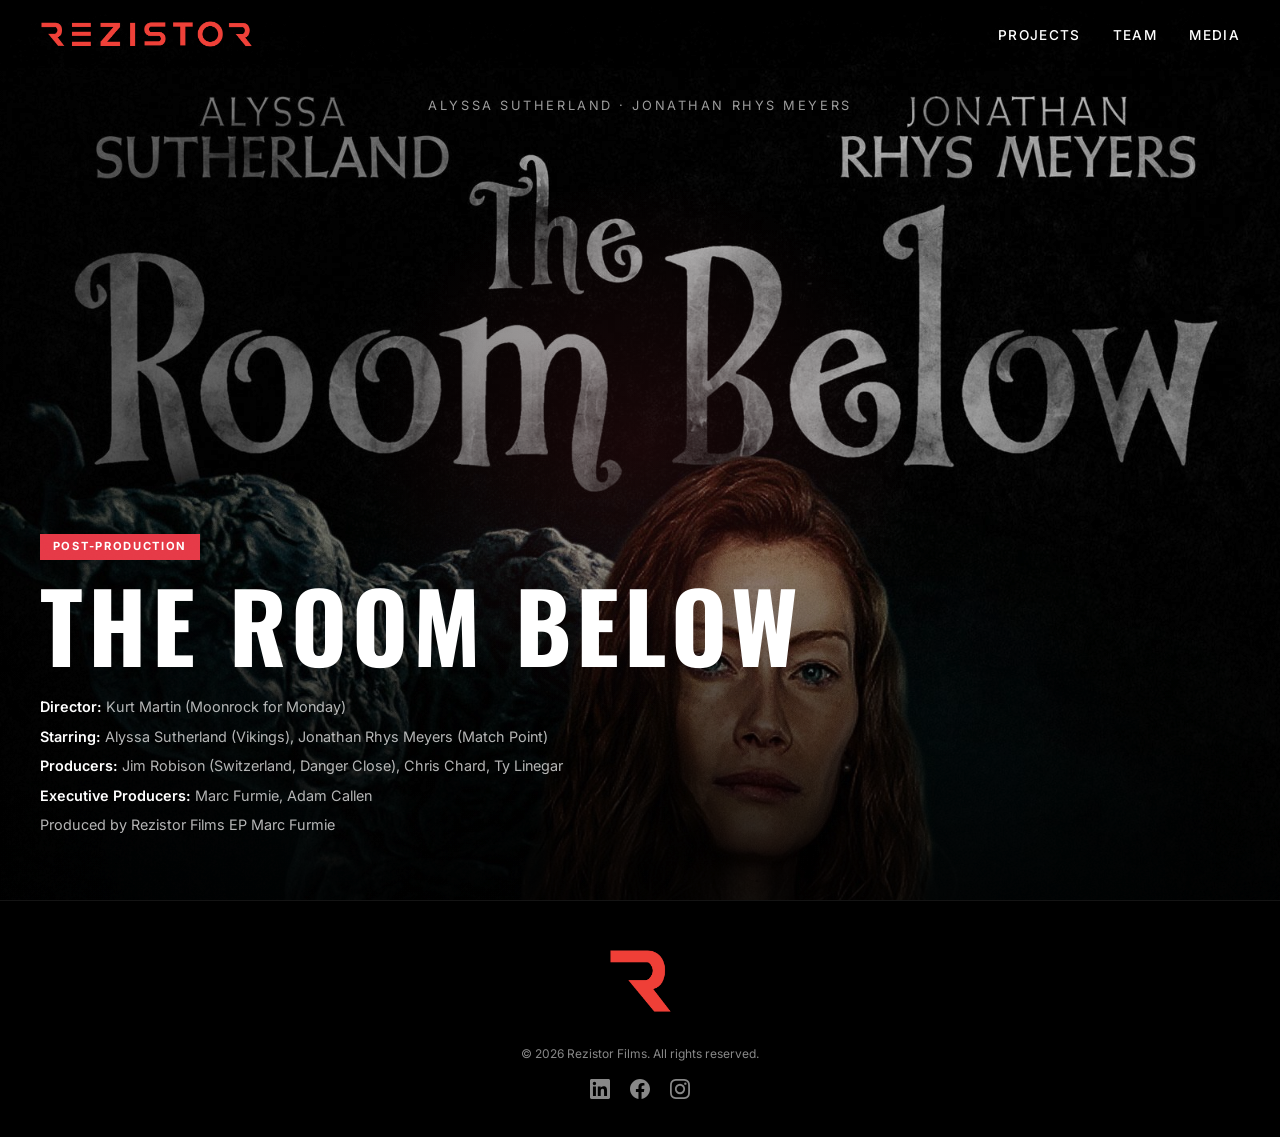
<file: projects/theroombelow.html>
<!DOCTYPE html>
<html lang="en">
<head>
  <meta charset="UTF-8">
  <meta name="viewport" content="width=device-width, initial-scale=1.0">
  <title>The Room Below — REZISTOR FILMS</title>
  <meta name="description" content="The Room Below — A Rezistor Films Production.">
  <link rel="preconnect" href="https://fonts.googleapis.com">
  <link rel="preconnect" href="https://fonts.gstatic.com" crossorigin>
  <link href="https://fonts.googleapis.com/css2?family=Inter:wght@400;500;600&family=Oswald:wght@500;700&display=swap" rel="stylesheet">
  <link rel="stylesheet" href="../css/style.css">
  <link rel="icon" href="../favicon.ico">
</head>
<body>

  <nav class="nav">
    <a href="../index.html" class="nav__logo"><img src="../images/logo-wordmark.png" alt="Rezistor Films"></a>
    <button class="nav__toggle" aria-label="Menu">
      <span></span><span></span><span></span>
    </button>
    <ul class="nav__links">
      <li><a href="../index.html">Projects</a></li>
      <li><a href="../team.html">Team</a></li>
      <li><a href="../media.html">Media</a></li>
    </ul>
  </nav>

  <section class="project-hero">
    <div class="project-hero__bg" style="background-image: url('../images/projects/theroombelow.jpg'); background-color: #0d0d0d;"></div>
    <div class="project-hero__cast">Alyssa Sutherland &middot; Jonathan Rhys Meyers</div>
    <div class="project-hero__content">
      <span class="project-hero__status">Post-Production</span>
      <h1 class="project-hero__title">The Room Below</h1>
      <div class="project-hero__meta">
        <span><strong>Director:</strong> Kurt Martin (Moonrock for Monday)</span>
        <span><strong>Starring:</strong> Alyssa Sutherland (Vikings), Jonathan Rhys Meyers (Match Point)</span>
        <span><strong>Producers:</strong> Jim Robison (Switzerland, Danger Close), Chris Chard, Ty Linegar</span>
        <span><strong>Executive Producers:</strong> Marc Furmie, Adam Callen</span>
        <span>Produced by Rezistor Films EP Marc Furmie</span>
      </div>
    </div>
  </section>

  <footer class="footer">
    <div class="footer__logo"><img src="../images/logo-icon.png" alt="Rezistor Films"></div>
    <span class="footer__copy">&copy; 2026 Rezistor Films. All rights reserved.</span>
    <div class="footer__socials">
      <a href="https://www.linkedin.com/company/rezistor" aria-label="LinkedIn" target="_blank" rel="noopener"><svg viewBox="0 0 24 24"><path d="M20.447 20.452h-3.554v-5.569c0-1.328-.027-3.037-1.852-3.037-1.853 0-2.136 1.445-2.136 2.939v5.667H9.351V9h3.414v1.561h.046c.477-.9 1.637-1.85 3.37-1.85 3.601 0 4.267 2.37 4.267 5.455v6.286zM5.337 7.433a2.062 2.062 0 01-2.063-2.065 2.064 2.064 0 112.063 2.065zm1.782 13.019H3.555V9h3.564v11.452zM22.225 0H1.771C.792 0 0 .774 0 1.729v20.542C0 23.227.792 24 1.771 24h20.451C23.2 24 24 23.227 24 22.271V1.729C24 .774 23.2 0 22.222 0h.003z"/></svg></a>
      <a href="https://m.facebook.com/rezistorfilms" aria-label="Facebook" target="_blank" rel="noopener"><svg viewBox="0 0 24 24"><path d="M24 12.073c0-6.627-5.373-12-12-12s-12 5.373-12 12c0 5.99 4.388 10.954 10.125 11.854v-8.385H7.078v-3.47h3.047V9.43c0-3.007 1.792-4.669 4.533-4.669 1.312 0 2.686.235 2.686.235v2.953H15.83c-1.491 0-1.956.925-1.956 1.874v2.25h3.328l-.532 3.47h-2.796v8.385C19.612 23.027 24 18.062 24 12.073z"/></svg></a>
      <a href="https://www.instagram.com/rezistorfilms" aria-label="Instagram" target="_blank" rel="noopener"><svg viewBox="0 0 24 24"><path d="M12 0C8.74 0 8.333.015 7.053.072 5.775.132 4.905.333 4.14.63c-.789.306-1.459.717-2.126 1.384S.935 3.35.63 4.14C.333 4.905.131 5.775.072 7.053.012 8.333 0 8.74 0 12s.015 3.667.072 4.947c.06 1.277.261 2.148.558 2.913.306.788.717 1.459 1.384 2.126.667.666 1.336 1.079 2.126 1.384.766.296 1.636.499 2.913.558C8.333 23.988 8.74 24 12 24s3.667-.015 4.947-.072c1.277-.06 2.148-.262 2.913-.558.788-.306 1.459-.718 2.126-1.384.666-.667 1.079-1.335 1.384-2.126.296-.765.499-1.636.558-2.913.06-1.28.072-1.687.072-4.947s-.015-3.667-.072-4.947c-.06-1.277-.262-2.149-.558-2.913-.306-.789-.718-1.459-1.384-2.126C21.319 1.347 20.651.935 19.86.63c-.765-.297-1.636-.499-2.913-.558C15.667.012 15.26 0 12 0zm0 2.16c3.203 0 3.585.016 4.85.071 1.17.055 1.805.249 2.227.415.562.217.96.477 1.382.896.419.42.679.819.896 1.381.164.422.36 1.057.413 2.227.057 1.266.07 1.646.07 4.85s-.015 3.585-.074 4.85c-.061 1.17-.256 1.805-.421 2.227-.224.562-.479.96-.899 1.382-.419.419-.824.679-1.38.896-.42.164-1.065.36-2.235.413-1.274.057-1.649.07-4.859.07-3.211 0-3.586-.015-4.859-.074-1.171-.061-1.816-.256-2.236-.421-.569-.224-.96-.479-1.379-.899-.421-.419-.69-.824-.9-1.38-.165-.42-.359-1.065-.42-2.235-.045-1.26-.061-1.649-.061-4.844 0-3.196.016-3.586.061-4.861.061-1.17.255-1.814.42-2.234.21-.57.479-.96.9-1.381.419-.419.81-.689 1.379-.898.42-.166 1.051-.361 2.221-.421 1.275-.045 1.65-.06 4.859-.06l.045.03zm0 3.678a6.162 6.162 0 100 12.324 6.162 6.162 0 100-12.324zM12 16c-2.21 0-4-1.79-4-4s1.79-4 4-4 4 1.79 4 4-1.79 4-4 4zm7.846-10.405a1.441 1.441 0 11-2.882 0 1.441 1.441 0 012.882 0z"/></svg></a>
    </div>
  </footer>

  <script src="../js/main.js"></script>
</body>
</html>
</file>
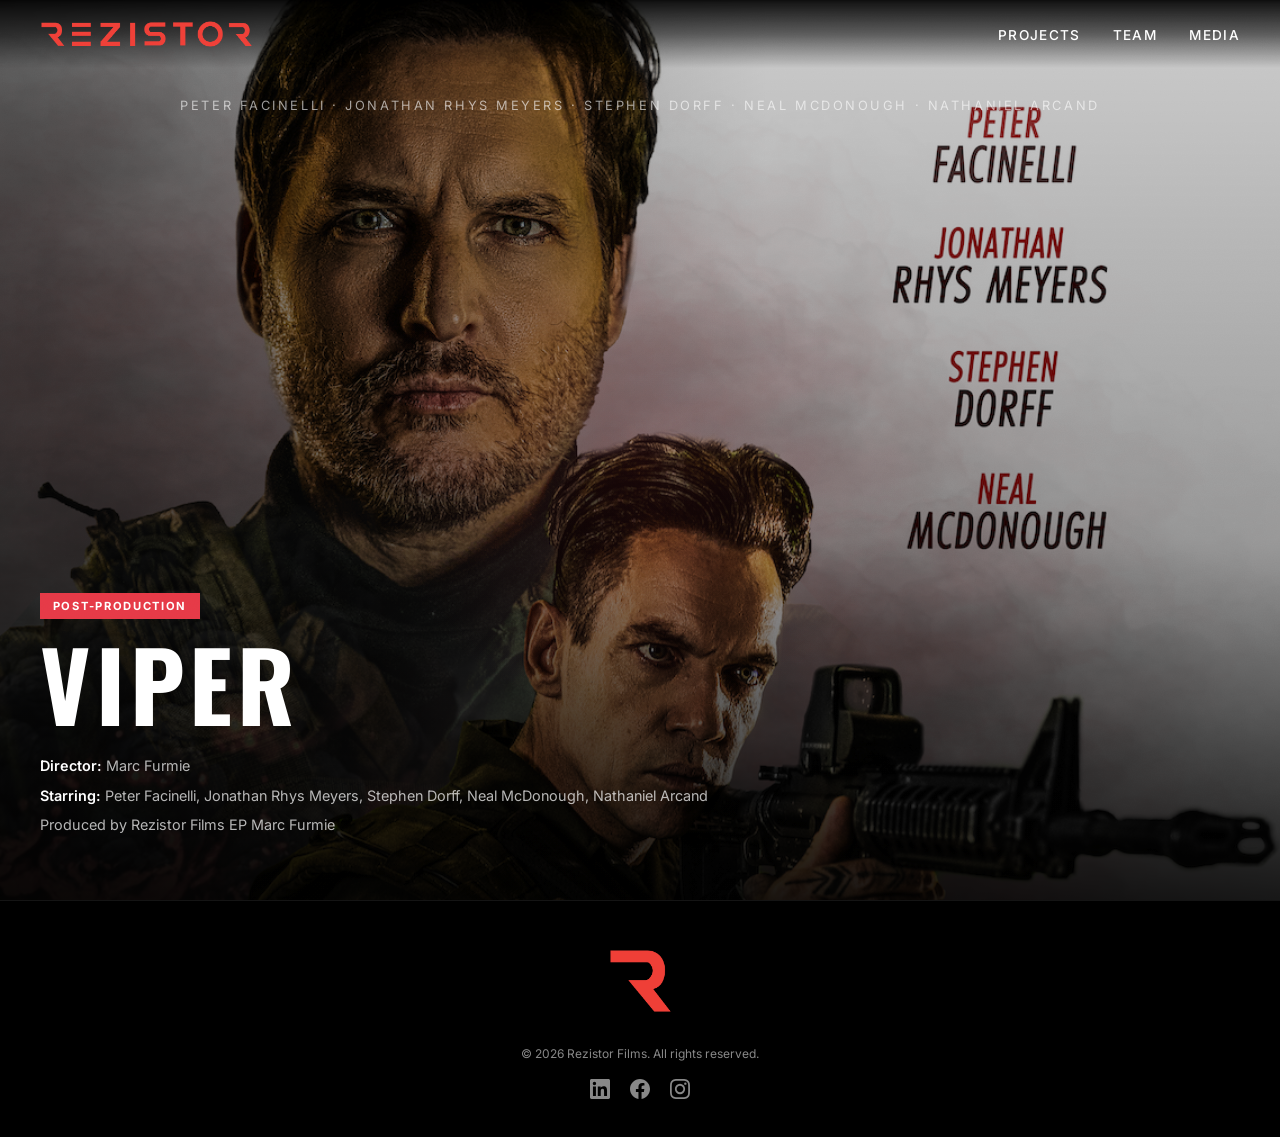
<file: projects/viper.html>
<!DOCTYPE html>
<html lang="en">
<head>
  <meta charset="UTF-8">
  <meta name="viewport" content="width=device-width, initial-scale=1.0">
  <title>Viper — REZISTOR FILMS</title>
  <meta name="description" content="Viper — A Rezistor Films Production.">
  <link rel="preconnect" href="https://fonts.googleapis.com">
  <link rel="preconnect" href="https://fonts.gstatic.com" crossorigin>
  <link href="https://fonts.googleapis.com/css2?family=Inter:wght@400;500;600&family=Oswald:wght@500;700&display=swap" rel="stylesheet">
  <link rel="stylesheet" href="../css/style.css">
  <link rel="icon" href="../favicon.ico">
</head>
<body>

  <nav class="nav">
    <a href="../index.html" class="nav__logo"><img src="../images/logo-wordmark.png" alt="Rezistor Films"></a>
    <button class="nav__toggle" aria-label="Menu">
      <span></span><span></span><span></span>
    </button>
    <ul class="nav__links">
      <li><a href="../index.html">Projects</a></li>
      <li><a href="../team.html">Team</a></li>
      <li><a href="../media.html">Media</a></li>
    </ul>
  </nav>

  <section class="project-hero">
    <div class="project-hero__bg" style="background-image: url('../images/projects/viper.png'); background-color: #111;"></div>
    <div class="project-hero__cast">Peter Facinelli &middot; Jonathan Rhys Meyers &middot; Stephen Dorff &middot; Neal McDonough &middot; Nathaniel Arcand</div>
    <div class="project-hero__content">
      <span class="project-hero__status">Post-Production</span>
      <h1 class="project-hero__title">Viper</h1>
      <div class="project-hero__meta">
        <span><strong>Director:</strong> Marc Furmie</span>
        <span><strong>Starring:</strong> Peter Facinelli, Jonathan Rhys Meyers, Stephen Dorff, Neal McDonough, Nathaniel Arcand</span>
        <span>Produced by Rezistor Films EP Marc Furmie</span>
      </div>
    </div>
  </section>

  <footer class="footer">
    <div class="footer__logo"><img src="../images/logo-icon.png" alt="Rezistor Films"></div>
    <span class="footer__copy">&copy; 2026 Rezistor Films. All rights reserved.</span>
    <div class="footer__socials">
      <a href="https://www.linkedin.com/company/rezistor" aria-label="LinkedIn" target="_blank" rel="noopener"><svg viewBox="0 0 24 24"><path d="M20.447 20.452h-3.554v-5.569c0-1.328-.027-3.037-1.852-3.037-1.853 0-2.136 1.445-2.136 2.939v5.667H9.351V9h3.414v1.561h.046c.477-.9 1.637-1.85 3.37-1.85 3.601 0 4.267 2.37 4.267 5.455v6.286zM5.337 7.433a2.062 2.062 0 01-2.063-2.065 2.064 2.064 0 112.063 2.065zm1.782 13.019H3.555V9h3.564v11.452zM22.225 0H1.771C.792 0 0 .774 0 1.729v20.542C0 23.227.792 24 1.771 24h20.451C23.2 24 24 23.227 24 22.271V1.729C24 .774 23.2 0 22.222 0h.003z"/></svg></a>
      <a href="https://m.facebook.com/rezistorfilms" aria-label="Facebook" target="_blank" rel="noopener"><svg viewBox="0 0 24 24"><path d="M24 12.073c0-6.627-5.373-12-12-12s-12 5.373-12 12c0 5.99 4.388 10.954 10.125 11.854v-8.385H7.078v-3.47h3.047V9.43c0-3.007 1.792-4.669 4.533-4.669 1.312 0 2.686.235 2.686.235v2.953H15.83c-1.491 0-1.956.925-1.956 1.874v2.25h3.328l-.532 3.47h-2.796v8.385C19.612 23.027 24 18.062 24 12.073z"/></svg></a>
      <a href="https://www.instagram.com/rezistorfilms" aria-label="Instagram" target="_blank" rel="noopener"><svg viewBox="0 0 24 24"><path d="M12 0C8.74 0 8.333.015 7.053.072 5.775.132 4.905.333 4.14.63c-.789.306-1.459.717-2.126 1.384S.935 3.35.63 4.14C.333 4.905.131 5.775.072 7.053.012 8.333 0 8.74 0 12s.015 3.667.072 4.947c.06 1.277.261 2.148.558 2.913.306.788.717 1.459 1.384 2.126.667.666 1.336 1.079 2.126 1.384.766.296 1.636.499 2.913.558C8.333 23.988 8.74 24 12 24s3.667-.015 4.947-.072c1.277-.06 2.148-.262 2.913-.558.788-.306 1.459-.718 2.126-1.384.666-.667 1.079-1.335 1.384-2.126.296-.765.499-1.636.558-2.913.06-1.28.072-1.687.072-4.947s-.015-3.667-.072-4.947c-.06-1.277-.262-2.149-.558-2.913-.306-.789-.718-1.459-1.384-2.126C21.319 1.347 20.651.935 19.86.63c-.765-.297-1.636-.499-2.913-.558C15.667.012 15.26 0 12 0zm0 2.16c3.203 0 3.585.016 4.85.071 1.17.055 1.805.249 2.227.415.562.217.96.477 1.382.896.419.42.679.819.896 1.381.164.422.36 1.057.413 2.227.057 1.266.07 1.646.07 4.85s-.015 3.585-.074 4.85c-.061 1.17-.256 1.805-.421 2.227-.224.562-.479.96-.899 1.382-.419.419-.824.679-1.38.896-.42.164-1.065.36-2.235.413-1.274.057-1.649.07-4.859.07-3.211 0-3.586-.015-4.859-.074-1.171-.061-1.816-.256-2.236-.421-.569-.224-.96-.479-1.379-.899-.421-.419-.69-.824-.9-1.38-.165-.42-.359-1.065-.42-2.235-.045-1.26-.061-1.649-.061-4.844 0-3.196.016-3.586.061-4.861.061-1.17.255-1.814.42-2.234.21-.57.479-.96.9-1.381.419-.419.81-.689 1.379-.898.42-.166 1.051-.361 2.221-.421 1.275-.045 1.65-.06 4.859-.06l.045.03zm0 3.678a6.162 6.162 0 100 12.324 6.162 6.162 0 100-12.324zM12 16c-2.21 0-4-1.79-4-4s1.79-4 4-4 4 1.79 4 4-1.79 4-4 4zm7.846-10.405a1.441 1.441 0 11-2.882 0 1.441 1.441 0 012.882 0z"/></svg></a>
    </div>
  </footer>

  <script src="../js/main.js"></script>
</body>
</html>
</file>
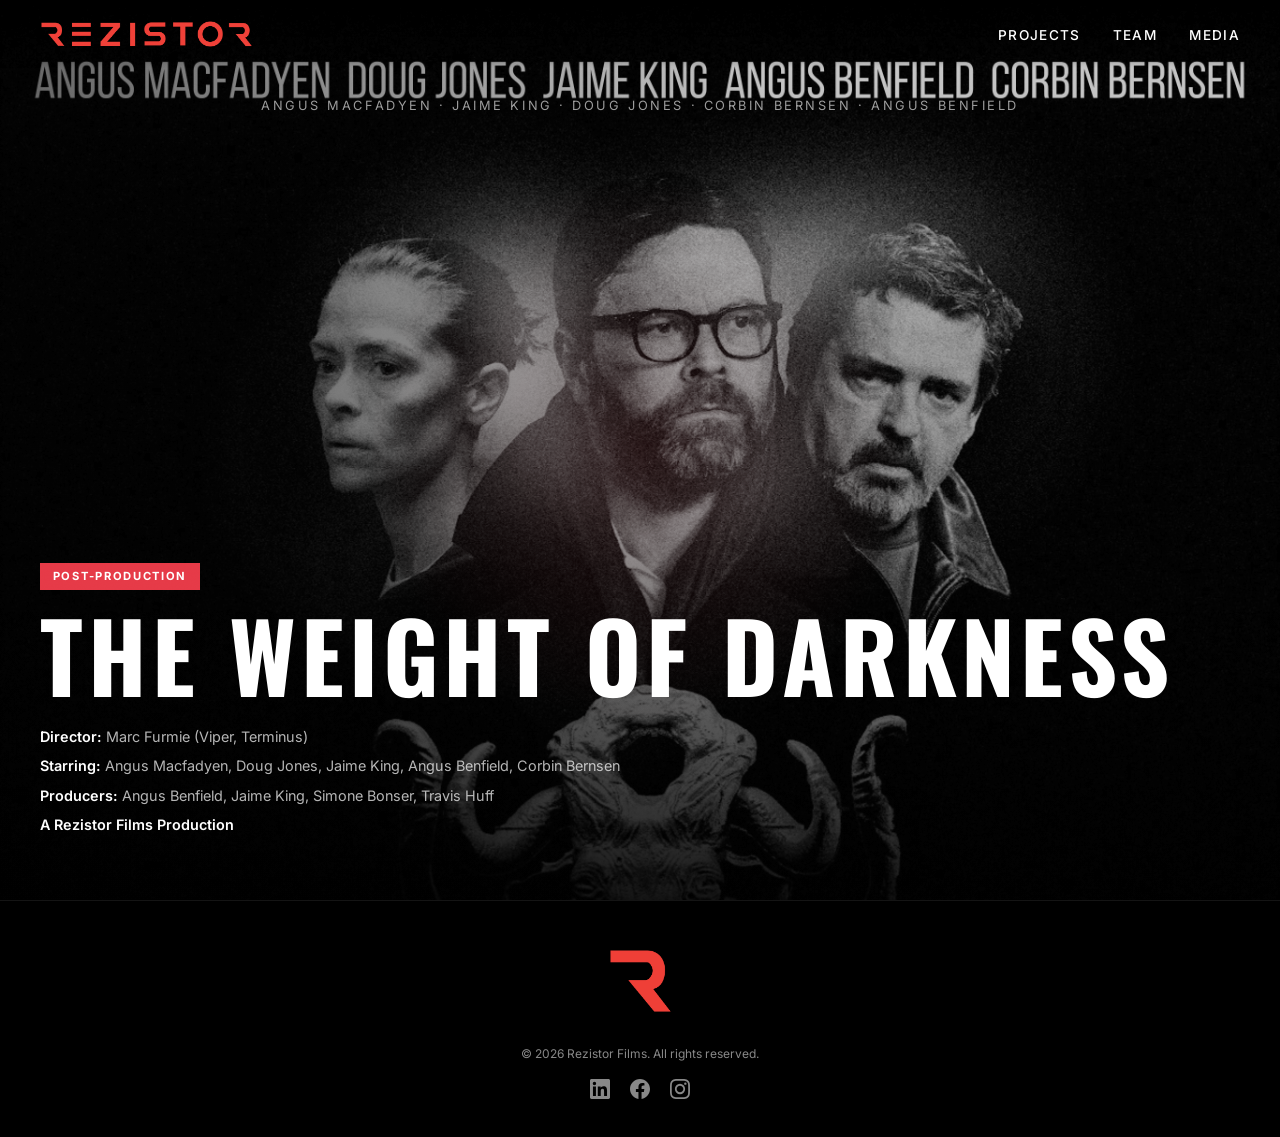
<file: projects/weightofdarkness.html>
<!DOCTYPE html>
<html lang="en">
<head>
  <meta charset="UTF-8">
  <meta name="viewport" content="width=device-width, initial-scale=1.0">
  <title>Weight of Darkness — REZISTOR FILMS</title>
  <meta name="description" content="Weight of Darkness — A Rezistor Films Production.">
  <link rel="preconnect" href="https://fonts.googleapis.com">
  <link rel="preconnect" href="https://fonts.gstatic.com" crossorigin>
  <link href="https://fonts.googleapis.com/css2?family=Inter:wght@400;500;600&family=Oswald:wght@500;700&display=swap" rel="stylesheet">
  <link rel="stylesheet" href="../css/style.css">
  <link rel="icon" href="../favicon.ico">
</head>
<body>

  <nav class="nav">
    <a href="../index.html" class="nav__logo"><img src="../images/logo-wordmark.png" alt="Rezistor Films"></a>
    <button class="nav__toggle" aria-label="Menu">
      <span></span><span></span><span></span>
    </button>
    <ul class="nav__links">
      <li><a href="../index.html">Projects</a></li>
      <li><a href="../team.html">Team</a></li>
      <li><a href="../media.html">Media</a></li>
    </ul>
  </nav>

  <section class="project-hero">
    <div class="project-hero__bg" style="background-image: url('../images/projects/weightofdarkness.jpg'); background-color: #111;"></div>
    <div class="project-hero__cast">Angus Macfadyen &middot; Jaime King &middot; Doug Jones &middot; Corbin Bernsen &middot; Angus Benfield</div>
    <div class="project-hero__content">
      <span class="project-hero__status">Post-Production</span>
      <h1 class="project-hero__title">The Weight of Darkness</h1>
      <div class="project-hero__meta">
        <span><strong>Director:</strong> Marc Furmie (Viper, Terminus)</span>
        <span><strong>Starring:</strong> Angus Macfadyen, Doug Jones, Jaime King, Angus Benfield, Corbin Bernsen</span>
        <span><strong>Producers:</strong> Angus Benfield, Jaime King, Simone Bonser, Travis Huff</span>
        <span><strong>A Rezistor Films Production</strong></span>
      </div>
    </div>
  </section>

  <footer class="footer">
    <div class="footer__logo"><img src="../images/logo-icon.png" alt="Rezistor Films"></div>
    <span class="footer__copy">&copy; 2026 Rezistor Films. All rights reserved.</span>
    <div class="footer__socials">
      <a href="https://www.linkedin.com/company/rezistor" aria-label="LinkedIn" target="_blank" rel="noopener"><svg viewBox="0 0 24 24"><path d="M20.447 20.452h-3.554v-5.569c0-1.328-.027-3.037-1.852-3.037-1.853 0-2.136 1.445-2.136 2.939v5.667H9.351V9h3.414v1.561h.046c.477-.9 1.637-1.85 3.37-1.85 3.601 0 4.267 2.37 4.267 5.455v6.286zM5.337 7.433a2.062 2.062 0 01-2.063-2.065 2.064 2.064 0 112.063 2.065zm1.782 13.019H3.555V9h3.564v11.452zM22.225 0H1.771C.792 0 0 .774 0 1.729v20.542C0 23.227.792 24 1.771 24h20.451C23.2 24 24 23.227 24 22.271V1.729C24 .774 23.2 0 22.222 0h.003z"/></svg></a>
      <a href="https://m.facebook.com/rezistorfilms" aria-label="Facebook" target="_blank" rel="noopener"><svg viewBox="0 0 24 24"><path d="M24 12.073c0-6.627-5.373-12-12-12s-12 5.373-12 12c0 5.99 4.388 10.954 10.125 11.854v-8.385H7.078v-3.47h3.047V9.43c0-3.007 1.792-4.669 4.533-4.669 1.312 0 2.686.235 2.686.235v2.953H15.83c-1.491 0-1.956.925-1.956 1.874v2.25h3.328l-.532 3.47h-2.796v8.385C19.612 23.027 24 18.062 24 12.073z"/></svg></a>
      <a href="https://www.instagram.com/rezistorfilms" aria-label="Instagram" target="_blank" rel="noopener"><svg viewBox="0 0 24 24"><path d="M12 0C8.74 0 8.333.015 7.053.072 5.775.132 4.905.333 4.14.63c-.789.306-1.459.717-2.126 1.384S.935 3.35.63 4.14C.333 4.905.131 5.775.072 7.053.012 8.333 0 8.74 0 12s.015 3.667.072 4.947c.06 1.277.261 2.148.558 2.913.306.788.717 1.459 1.384 2.126.667.666 1.336 1.079 2.126 1.384.766.296 1.636.499 2.913.558C8.333 23.988 8.74 24 12 24s3.667-.015 4.947-.072c1.277-.06 2.148-.262 2.913-.558.788-.306 1.459-.718 2.126-1.384.666-.667 1.079-1.335 1.384-2.126.296-.765.499-1.636.558-2.913.06-1.28.072-1.687.072-4.947s-.015-3.667-.072-4.947c-.06-1.277-.262-2.149-.558-2.913-.306-.789-.718-1.459-1.384-2.126C21.319 1.347 20.651.935 19.86.63c-.765-.297-1.636-.499-2.913-.558C15.667.012 15.26 0 12 0zm0 2.16c3.203 0 3.585.016 4.85.071 1.17.055 1.805.249 2.227.415.562.217.96.477 1.382.896.419.42.679.819.896 1.381.164.422.36 1.057.413 2.227.057 1.266.07 1.646.07 4.85s-.015 3.585-.074 4.85c-.061 1.17-.256 1.805-.421 2.227-.224.562-.479.96-.899 1.382-.419.419-.824.679-1.38.896-.42.164-1.065.36-2.235.413-1.274.057-1.649.07-4.859.07-3.211 0-3.586-.015-4.859-.074-1.171-.061-1.816-.256-2.236-.421-.569-.224-.96-.479-1.379-.899-.421-.419-.69-.824-.9-1.38-.165-.42-.359-1.065-.42-2.235-.045-1.26-.061-1.649-.061-4.844 0-3.196.016-3.586.061-4.861.061-1.17.255-1.814.42-2.234.21-.57.479-.96.9-1.381.419-.419.81-.689 1.379-.898.42-.166 1.051-.361 2.221-.421 1.275-.045 1.65-.06 4.859-.06l.045.03zm0 3.678a6.162 6.162 0 100 12.324 6.162 6.162 0 100-12.324zM12 16c-2.21 0-4-1.79-4-4s1.79-4 4-4 4 1.79 4 4-1.79 4-4 4zm7.846-10.405a1.441 1.441 0 11-2.882 0 1.441 1.441 0 012.882 0z"/></svg></a>
    </div>
  </footer>

  <script src="../js/main.js"></script>
</body>
</html>
</file>
<file: css/style.css>
/* ============================================
   REZISTOR FILMS — Global Stylesheet
   ============================================ */

/* Reset */
*, *::before, *::after {
  margin: 0;
  padding: 0;
  box-sizing: border-box;
}

:root {
  --black: #000;
  --white: #fff;
  --red: #e63946;
  --grey: #888;
  --dark-grey: #1a1a1a;
  --font-body: 'Inter', 'Helvetica Neue', Arial, sans-serif;
  --font-display: 'Oswald', 'Impact', 'Arial Narrow', sans-serif;
}

html {
  font-size: 16px;
  scroll-behavior: smooth;
}

body {
  background: var(--black);
  color: var(--white);
  font-family: var(--font-body);
  line-height: 1.5;
  -webkit-font-smoothing: antialiased;
  overflow-x: hidden;
}

/* Film grain overlay — sits over the whole page */
body::before {
  content: '';
  position: fixed;
  inset: 0;
  pointer-events: none;
  z-index: 9999;
  opacity: 0.08;
  mix-blend-mode: overlay;
  background-image: url("data:image/svg+xml;utf8,<svg xmlns='http://www.w3.org/2000/svg' width='240' height='240'><filter id='n'><feTurbulence type='fractalNoise' baseFrequency='0.9' numOctaves='2' stitchTiles='stitch'/><feColorMatrix values='0 0 0 0 1 0 0 0 0 1 0 0 0 0 1 0 0 0 0.5 0'/></filter><rect width='100%25' height='100%25' filter='url(%23n)'/></svg>");
}

/* Cursor-following red spotlight — only on non-touch pointer devices */
@media (hover: hover) and (pointer: fine) {
  body::after {
    content: '';
    position: fixed;
    inset: 0;
    pointer-events: none;
    z-index: 2;
    background: radial-gradient(circle 420px at var(--mx, 50%) var(--my, 50%), rgba(230,57,70,0.10), transparent 65%);
    mix-blend-mode: screen;
    transition: background 120ms linear;
  }
}

a {
  color: var(--white);
  text-decoration: none;
}

img {
  display: block;
  max-width: 100%;
}

/* ============================================
   Typography (Google Fonts loaded in HTML)
   ============================================ */

h1, h2, h3 {
  font-family: var(--font-display);
  text-transform: uppercase;
  font-weight: 700;
  letter-spacing: 0.05em;
}

/* ============================================
   Navigation
   ============================================ */

.nav {
  position: fixed;
  top: 0;
  left: 0;
  right: 0;
  z-index: 100;
  display: flex;
  justify-content: space-between;
  align-items: center;
  padding: 1.25rem 2.5rem;
  background: linear-gradient(to bottom, rgba(0,0,0,0.92) 0%, rgba(0,0,0,0.55) 50%, transparent 100%);
  pointer-events: none;
}

.nav * {
  pointer-events: auto;
}

.nav__logo {
  display: inline-flex;
  align-items: center;
  line-height: 0;
}

.nav__logo img {
  height: 28px;
  width: auto;
  display: block;
  filter: drop-shadow(0 0 0 rgba(230,57,70,0));
  transition: filter 320ms ease, transform 320ms ease;
}

.nav__logo:hover img {
  filter: drop-shadow(0 0 14px rgba(230,57,70,0.7)) drop-shadow(0 0 28px rgba(230,57,70,0.35));
  transform: translateY(-1px);
}

.footer__logo {
  display: block;
  margin: 0 auto 1rem;
}

.footer__logo img {
  height: 64px;
  width: auto;
  margin: 0 auto;
  display: block;
}

.nav__links {
  display: flex;
  gap: 2rem;
  list-style: none;
}

.nav__links a {
  font-family: var(--font-body);
  font-size: 0.85rem;
  font-weight: 500;
  letter-spacing: 0.1em;
  text-transform: uppercase;
  color: var(--white);
  transition: color 0.2s;
}

.nav__links a:hover,
.nav__links a.active {
  color: var(--red);
}

/* Mobile nav toggle */
.nav__toggle {
  display: none;
  background: none;
  border: none;
  cursor: pointer;
  padding: 0.5rem;
}

.nav__toggle span {
  display: block;
  width: 24px;
  height: 2px;
  background: var(--white);
  margin: 5px 0;
  transition: all 0.3s;
}

/* ============================================
   Homepage — Hero Slider
   ============================================ */

.hero {
  position: relative;
  width: 100vw;
  height: 100vh;
  overflow: hidden;
}

.hero__slides {
  position: absolute;
  inset: 0;
}

.hero__slide {
  position: absolute;
  inset: 0;
  opacity: 0;
  transition: opacity 1.2s ease;
  background-size: contain;
  background-position: right center;
  background-repeat: no-repeat;
  background-origin: content-box;
  padding: 5.5rem 0 0;
  transform: scale(1);
  transform-origin: 75% 50%;
  will-change: transform, opacity;
}

.hero__slide::after {
  content: '';
  position: absolute;
  inset: 0;
  background:
    linear-gradient(to right, rgba(0,0,0,1) 0%, rgba(0,0,0,0.95) 30%, rgba(0,0,0,0.6) 55%, rgba(0,0,0,0.1) 80%),
    linear-gradient(to top, rgba(0,0,0,0.7) 0%, transparent 30%);
}

.hero__slide.active {
  opacity: 1;
  animation: kenBurns 6.5s ease-out forwards;
}

@keyframes kenBurns {
  from { transform: scale(1); }
  to   { transform: scale(1.05); }
}

.hero__titles {
  position: absolute;
  left: 2.5rem;
  bottom: 15%;
  z-index: 10;
  display: flex;
  flex-direction: column;
  gap: 0.35rem;
}

.hero__title-link {
  position: relative;
  font-family: var(--font-display);
  font-size: clamp(1.5rem, 4vw, 3rem);
  font-weight: 700;
  text-transform: uppercase;
  letter-spacing: 0.05em;
  color: rgba(255,255,255,0.35);
  transition: color 0.35s ease, transform 0.35s ease, letter-spacing 0.45s ease, text-shadow 0.35s ease;
  line-height: 1.15;
  text-shadow: 0 2px 8px rgba(0,0,0,0.7);
  padding-left: 0;
}

.hero__title-link::before {
  content: '';
  position: absolute;
  left: -1.1rem;
  top: 50%;
  width: 3px;
  height: 0.7em;
  background: var(--red);
  transform: translateY(-50%) scaleY(0);
  transform-origin: center;
  transition: transform 0.4s cubic-bezier(0.2, 0.8, 0.2, 1);
  box-shadow: 0 0 12px rgba(230,57,70,0.6);
}

.hero__title-link:hover {
  color: var(--white);
  text-shadow: 0 2px 12px rgba(0,0,0,0.9);
  transform: translateX(8px);
}

.hero__title-link.active {
  color: var(--white);
  text-shadow: 0 0 20px rgba(230,57,70,0.25), 0 2px 12px rgba(0,0,0,0.9);
  letter-spacing: 0.085em;
}

.hero__title-link.active::before {
  transform: translateY(-50%) scaleY(1);
}

/* Hero meta panel — dossier / file-card */
.hero__meta {
  position: absolute;
  left: 42vw;
  top: 50%;
  transform: translateY(-50%);
  z-index: 10;
  width: 288px;
  max-width: 32vw;
  padding: 1.15rem 1.25rem 1rem 1.15rem;
  color: var(--white);
  pointer-events: none;
  font-family: ui-monospace, 'SF Mono', Menlo, Consolas, monospace;
  background: linear-gradient(180deg, rgba(12,12,14,0.72), rgba(12,12,14,0.55));
  border-left: 2px solid var(--red);
  border-top: 1px solid rgba(255,255,255,0.08);
  border-right: 1px solid rgba(255,255,255,0.05);
  border-bottom: 1px solid rgba(255,255,255,0.05);
  backdrop-filter: blur(6px) saturate(120%);
  -webkit-backdrop-filter: blur(6px) saturate(120%);
  box-shadow: 0 24px 60px rgba(0,0,0,0.45), 0 0 0 1px rgba(230,57,70,0.08);
}

.hero__meta::before {
  content: '';
  position: absolute;
  top: -1px;
  left: -2px;
  width: 14px;
  height: 14px;
  background: var(--red);
  box-shadow: 0 0 12px rgba(230,57,70,0.55);
}

.hero__meta-header {
  display: flex;
  align-items: baseline;
  justify-content: space-between;
  gap: 1rem;
  font-size: 0.62rem;
  letter-spacing: 0.22em;
  text-transform: uppercase;
  color: rgba(255,255,255,0.55);
}

.hero__meta-brand {
  color: rgba(255,255,255,0.7);
}

.hero__meta-counter {
  color: rgba(255,255,255,0.55);
  font-variant-numeric: tabular-nums;
}

.hero__meta-deg {
  color: var(--red);
  margin: 0 1px 0 1px;
}

.hero__meta-index {
  color: var(--red);
  font-weight: 700;
}

.hero__meta-sep {
  color: rgba(255,255,255,0.25);
  margin: 0 0.15rem;
}

.hero__meta-rule {
  height: 1px;
  margin: 0.75rem 0 0.9rem;
  background-image: repeating-linear-gradient(
    90deg,
    rgba(255,255,255,0.28) 0 6px,
    transparent 6px 11px
  );
}

.hero__meta-rows {
  margin: 0;
  display: grid;
  gap: 0.65rem;
}

.hero__meta-row {
  display: grid;
  grid-template-columns: 3rem 1fr;
  align-items: start;
  gap: 0.65rem;
  transition: opacity 0.35s ease;
}

.hero__meta-row[data-empty] {
  display: none;
}

.hero__meta-key {
  margin: 0;
  padding-top: 2px;
  font-size: 0.58rem;
  letter-spacing: 0.22em;
  color: rgba(255,255,255,0.4);
  border-right: 1px dashed rgba(255,255,255,0.15);
}

.hero__meta-val {
  margin: 0;
  font-size: 0.82rem;
  line-height: 1.4;
  color: var(--white);
  letter-spacing: 0.01em;
  transition: opacity 0.35s ease;
}

.hero__meta-val.swap {
  opacity: 0;
}

.hero__meta-val--status {
  display: flex;
  align-items: center;
  gap: 0.5rem;
  text-transform: uppercase;
  font-size: 0.7rem;
  letter-spacing: 0.16em;
  color: rgba(255,255,255,0.85);
}

.hero__meta-dot {
  width: 7px;
  height: 7px;
  border-radius: 50%;
  background: var(--red);
  box-shadow: 0 0 0 0 rgba(230,57,70,0.6);
  animation: statusPulse 2.2s ease-out infinite;
  flex-shrink: 0;
}

@keyframes statusPulse {
  0%   { box-shadow: 0 0 0 0 rgba(230,57,70,0.55); }
  70%  { box-shadow: 0 0 0 8px rgba(230,57,70,0);   }
  100% { box-shadow: 0 0 0 0 rgba(230,57,70,0);     }
}


/* Hero progress bar — fills across the bottom edge per slide dwell */
.hero__progress {
  position: absolute;
  left: 0;
  bottom: 0;
  height: 2px;
  width: 0;
  background: var(--red);
  box-shadow: 0 0 14px rgba(230,57,70,0.7);
  z-index: 15;
  animation: progressFill 5s linear forwards;
}

@keyframes progressFill {
  from { width: 0; }
  to   { width: 100%; }
}

/* Staggered entry for title list */
.hero__title-link {
  opacity: 0;
  animation: titleRise 0.6s ease forwards;
}

.hero__title-link:nth-child(1) { animation-delay: 0.10s; }
.hero__title-link:nth-child(2) { animation-delay: 0.17s; }
.hero__title-link:nth-child(3) { animation-delay: 0.24s; }
.hero__title-link:nth-child(4) { animation-delay: 0.31s; }
.hero__title-link:nth-child(5) { animation-delay: 0.38s; }
.hero__title-link:nth-child(6) { animation-delay: 0.45s; }
.hero__title-link:nth-child(7) { animation-delay: 0.52s; }
.hero__title-link:nth-child(8) { animation-delay: 0.59s; }
.hero__title-link:nth-child(9) { animation-delay: 0.66s; }

@keyframes titleRise {
  from { opacity: 0; transform: translateY(18px); }
  to   { opacity: 1; transform: translateY(0); }
}

/* ============================================
   Project Page
   ============================================ */

.project-hero {
  position: relative;
  width: 100vw;
  height: 100vh;
  overflow: hidden;
  display: flex;
  flex-direction: column;
  justify-content: flex-end;
}

.project-hero__bg {
  position: absolute;
  inset: 0;
  background-size: cover;
  background-position: top center;
}

.project-hero__bg::after {
  content: '';
  position: absolute;
  inset: 0;
  background:
    linear-gradient(to top, rgba(0,0,0,0.9) 0%, rgba(0,0,0,0.4) 40%, rgba(0,0,0,0.2) 100%),
    linear-gradient(to right, rgba(0,0,0,0.5) 0%, transparent 60%);
}

.project-hero__cast {
  position: absolute;
  top: 6rem;
  left: 2.5rem;
  right: 2.5rem;
  z-index: 10;
  font-family: var(--font-body);
  font-size: 0.8rem;
  font-weight: 400;
  letter-spacing: 0.2em;
  text-transform: uppercase;
  color: rgba(255,255,255,0.6);
  text-align: center;
}

.project-hero__content {
  position: relative;
  z-index: 10;
  padding: 0 2.5rem 4rem;
}

.project-hero__title {
  font-size: clamp(2.5rem, 8vw, 6rem);
  line-height: 1;
  margin-bottom: 1.5rem;
}

.project-hero__meta {
  display: flex;
  flex-direction: column;
  gap: 0.5rem;
  font-size: 0.9rem;
  color: rgba(255,255,255,0.7);
}

.project-hero__meta strong {
  color: var(--white);
  font-weight: 600;
}

.project-hero__meta span {
  display: block;
}

.project-hero__status {
  display: inline-block;
  padding: 0.3rem 0.8rem;
  background: var(--red);
  color: var(--white);
  font-size: 0.7rem;
  font-weight: 700;
  letter-spacing: 0.15em;
  text-transform: uppercase;
  margin-bottom: 1rem;
}

.project-hero__ep-note {
  margin-top: 1.5rem;
  padding-top: 1rem;
  border-top: 1px solid rgba(255,255,255,0.15);
  font-size: 0.8rem;
  color: rgba(255,255,255,0.5);
  font-style: italic;
}

/* ============================================
   Team Page
   ============================================ */

.page-header {
  padding: 8rem 2.5rem 3rem;
  text-align: center;
}

.page-header h1 {
  font-size: clamp(2rem, 5vw, 3.5rem);
  margin-bottom: 1rem;
}

.page-header p {
  color: var(--grey);
  font-size: 1rem;
  max-width: 600px;
  margin: 0 auto;
}

.team-grid {
  display: grid;
  grid-template-columns: repeat(4, 1fr);
  gap: 2rem;
  padding: 2rem 2.5rem 6rem;
  max-width: 1000px;
  margin: 0 auto;
}

.team-member {
  text-align: center;
}

.team-member__photo {
  width: 100%;
  aspect-ratio: 3 / 4;
  object-fit: cover;
  filter: grayscale(100%) contrast(1.1);
  margin-bottom: 1rem;
  background: var(--dark-grey);
}

.team-member__name {
  font-family: var(--font-display);
  font-size: 1.1rem;
  font-weight: 700;
  text-transform: uppercase;
  letter-spacing: 0.05em;
  margin-bottom: 0.25rem;
}

.team-member__role {
  font-size: 0.75rem;
  color: var(--grey);
  text-transform: uppercase;
  letter-spacing: 0.1em;
  margin-bottom: 0.5rem;
}

.team-member__imdb {
  font-size: 0.75rem;
  color: var(--red);
  text-transform: uppercase;
  letter-spacing: 0.05em;
  transition: opacity 0.2s;
}

.team-member__imdb:hover {
  opacity: 0.7;
}

/* ============================================
   Media Page
   ============================================ */

.media-list {
  max-width: 900px;
  margin: 0 auto;
  padding: 0 2.5rem 6rem;
}

.media-item {
  display: flex;
  align-items: baseline;
  gap: 1.5rem;
  padding: 1.25rem 0;
  border-bottom: 1px solid rgba(255,255,255,0.08);
  transition: background 0.2s;
}

.media-item:hover {
  background: rgba(255,255,255,0.03);
}

.media-item__date {
  flex-shrink: 0;
  width: 5rem;
  font-size: 0.75rem;
  color: rgba(255,255,255,0.35);
  text-transform: uppercase;
  letter-spacing: 0.05em;
}

.media-item__pub {
  flex-shrink: 0;
  width: 8rem;
  font-size: 0.8rem;
  font-weight: 600;
  color: var(--red);
  text-transform: uppercase;
  letter-spacing: 0.05em;
}

.media-item__headline {
  flex: 1;
  font-size: 0.95rem;
  color: var(--white);
  line-height: 1.4;
}

.media-item:hover .media-item__headline {
  color: var(--red);
}

/* ============================================
   Footer
   ============================================ */

.footer {
  border-top: 1px solid rgba(255,255,255,0.08);
  padding: 3rem 2.5rem 2rem;
  display: flex;
  flex-direction: column;
  align-items: center;
  gap: 1rem;
}

.footer__copy {
  font-size: 0.75rem;
  color: var(--grey);
}

.footer__socials {
  display: flex;
  gap: 1.25rem;
}

.footer__socials a {
  color: var(--grey);
  transition: color 0.2s;
}

.footer__socials a:hover {
  color: var(--white);
}

.footer__socials svg {
  width: 20px;
  height: 20px;
  fill: currentColor;
}

/* ============================================
   Responsive
   ============================================ */

@media (max-width: 768px) {
  .nav {
    padding: 1rem 1.5rem;
  }

  .nav__links {
    display: none;
    position: fixed;
    top: 0;
    left: 0;
    right: 0;
    bottom: 0;
    background: rgba(0,0,0,0.95);
    flex-direction: column;
    align-items: center;
    justify-content: center;
    gap: 2.5rem;
  }

  .nav__links.open {
    display: flex;
  }

  .nav__links a {
    font-size: 1.25rem;
  }

  .nav__toggle {
    display: block;
    z-index: 101;
  }

  .nav__toggle.open span:nth-child(1) {
    transform: rotate(45deg) translate(5px, 5px);
  }

  .nav__toggle.open span:nth-child(2) {
    opacity: 0;
  }

  .nav__toggle.open span:nth-child(3) {
    transform: rotate(-45deg) translate(5px, -5px);
  }

  .hero__titles {
    left: 1.5rem;
    bottom: 10%;
  }

  .hero__title-link {
    font-size: clamp(1.25rem, 6vw, 2rem);
  }

  .hero__title-link::before {
    left: -0.8rem;
    width: 2px;
  }

  .hero__meta {
    display: none;
  }

  .hero__progress {
    height: 2px;
  }

  .project-hero__content {
    padding: 0 1.5rem 3rem;
  }

  .project-hero__cast {
    left: 1.5rem;
    right: 1.5rem;
    font-size: 0.65rem;
  }

  .team-grid {
    grid-template-columns: repeat(2, 1fr);
    padding: 2rem 1.5rem 4rem;
  }

  .media-item {
    flex-direction: column;
    gap: 0.25rem;
  }

  .media-item__date,
  .media-item__pub {
    width: auto;
  }

  .footer {
    flex-direction: column;
    gap: 1rem;
    text-align: center;
  }
}

@media (max-width: 480px) {
  .team-grid {
    grid-template-columns: 1fr;
    max-width: 300px;
  }
}
</file>
